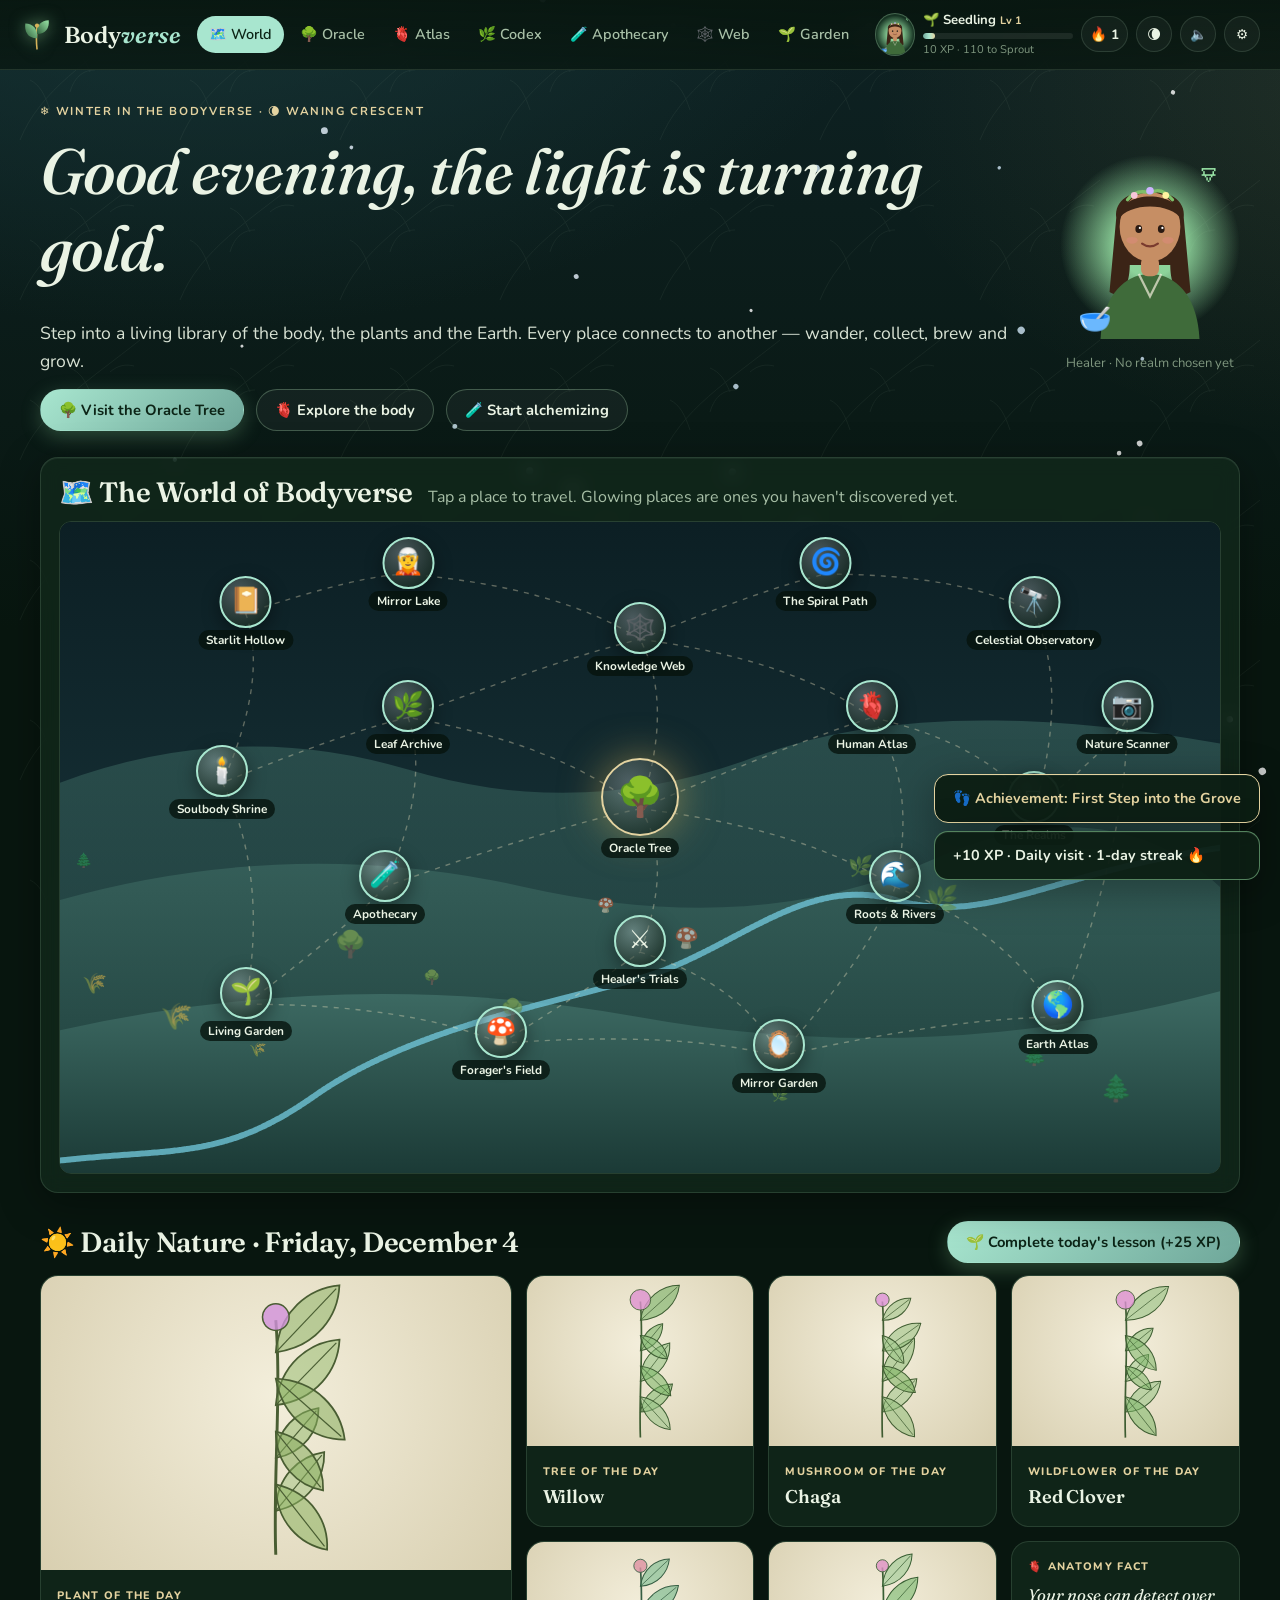
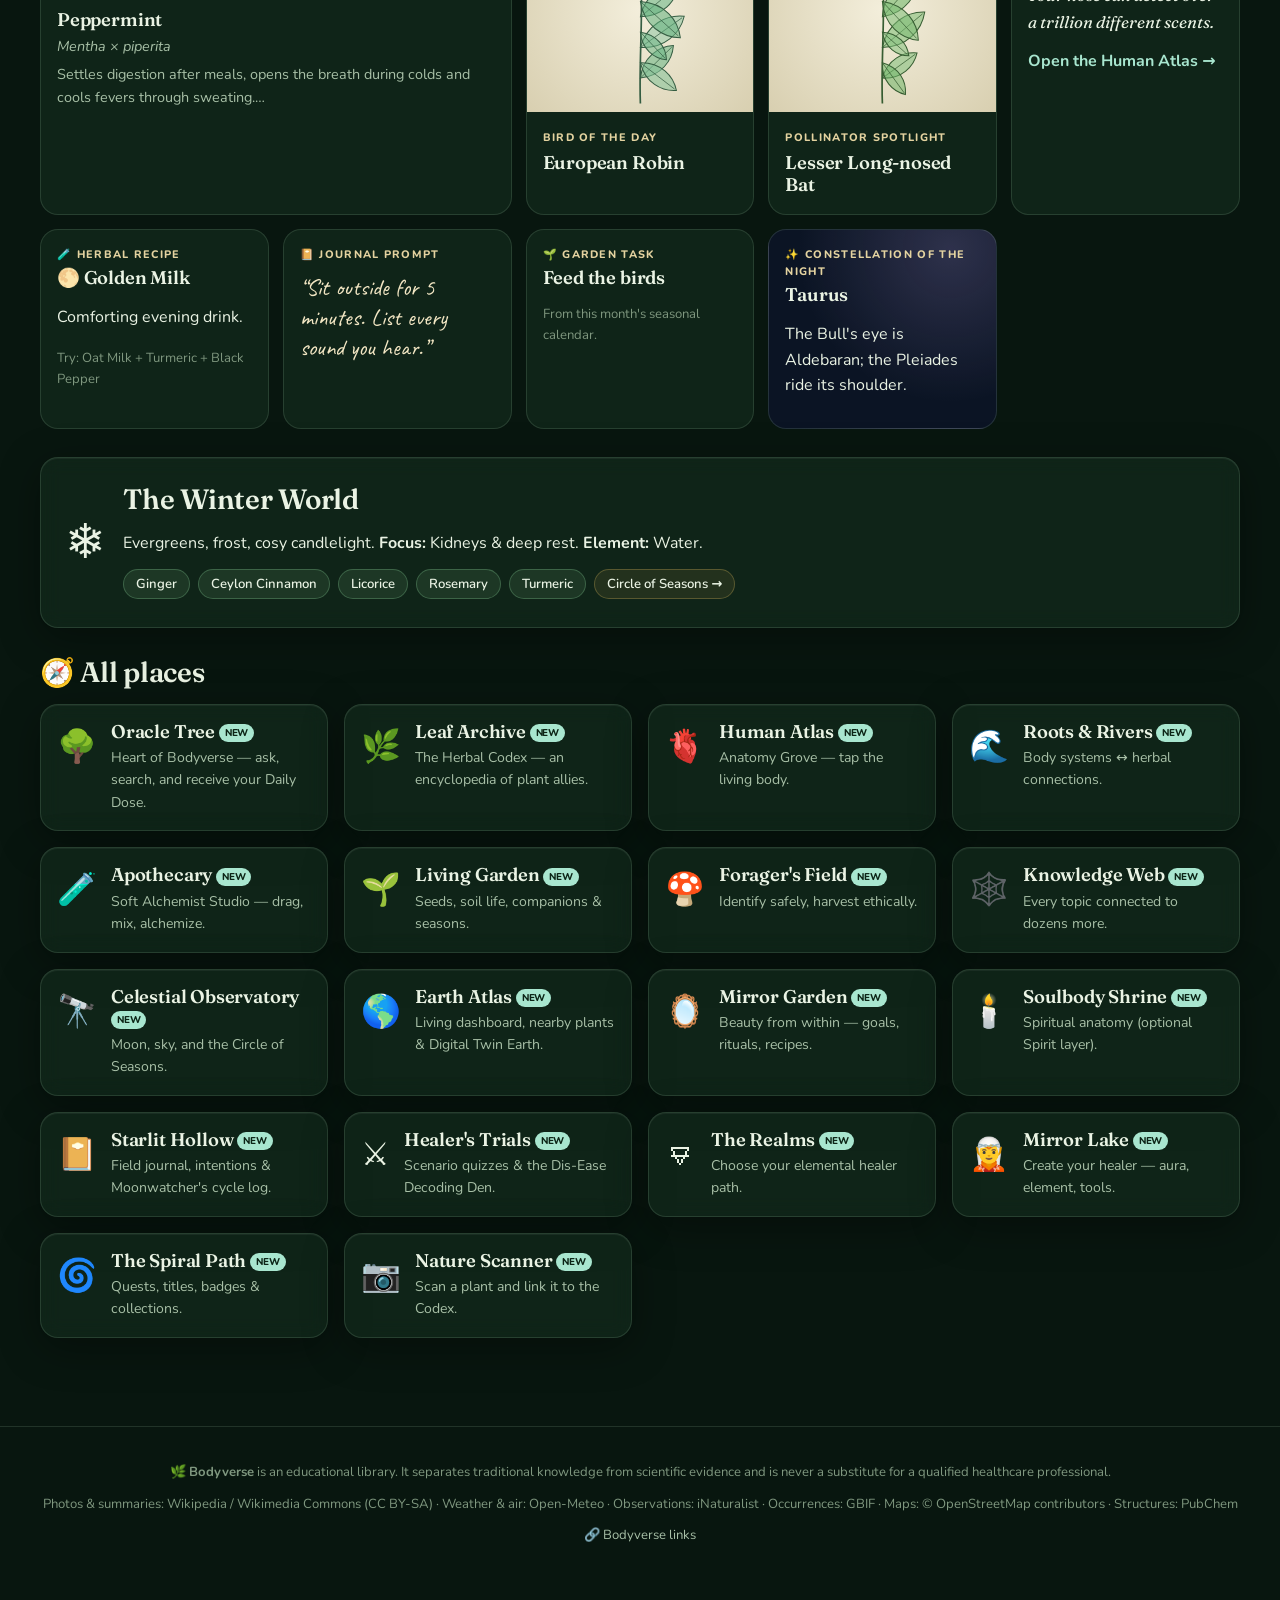
<file: index.html>
<!doctype html>
<html lang="en">
<head>
  <meta charset="utf-8">
  <meta name="viewport" content="width=device-width, initial-scale=1, viewport-fit=cover">
  <title>Bodyverse — a living library of body, plants & Earth</title>
  <meta name="description" content="Bodyverse is an explorable living world for learning anatomy, physiology, herbalism, botany, gardening, ecology and evidence-based wellness.">
  <meta name="theme-color" content="#0b1a13">
  <meta property="og:title" content="Bodyverse">
  <meta property="og:description" content="Step into a living library of the body, the plants and the Earth.">
  <link rel="icon" href="data:image/svg+xml,%3Csvg xmlns='http://www.w3.org/2000/svg' viewBox='0 0 100 100'%3E%3Ctext y='.9em' font-size='90'%3E🌿%3C/text%3E%3C/svg%3E">
  <link rel="manifest" href="manifest.webmanifest">
  <link rel="preconnect" href="https://fonts.googleapis.com">
  <link rel="preconnect" href="https://fonts.gstatic.com" crossorigin>
  <link href="https://fonts.googleapis.com/css2?family=Caveat:wght@500;700&family=Fraunces:ital,opsz,wght@0,9..144,400;0,9..144,600;1,9..144,500&family=Nunito:wght@400;600;700;800&display=swap" rel="stylesheet">
  <link rel="stylesheet" href="assets/css/bodyverse.css">
</head>
<body>
  <canvas id="ambient" aria-hidden="true"></canvas>

  <header class="topbar">
    <a class="logo" href="#/" aria-label="Bodyverse home">
      <svg viewBox="0 0 64 64" aria-hidden="true"><defs><linearGradient id="lg" x1="0" y1="1" x2="1" y2="0"><stop offset="0" stop-color="#2e5e3a"/><stop offset="1" stop-color="#9be7a8"/></linearGradient></defs>
        <path d="M32 60 C 30 44, 31 30, 32 18" stroke="#d8b45a" stroke-width="3" fill="none" stroke-linecap="round"/>
        <path d="M32 40 C 14 40, 8 26, 10 12 C 24 12, 34 22, 32 40Z" fill="url(#lg)"/><path d="M32 32 C 48 32, 56 20, 54 6 C 40 6, 30 16, 32 32Z" fill="url(#lg)"/>
        <circle cx="32" cy="16" r="4" fill="#d8b45a"/></svg>
      <span>Body<em>verse</em></span>
    </a>
    <nav id="nav" aria-label="Main">
      <a href="#/">🗺️ World</a><a href="#/oracle">🌳 Oracle</a><a href="#/atlas">🫀 Atlas</a><a href="#/codex">🌿 Codex</a><a href="#/apothecary">🧪 Apothecary</a>
      <a href="#/web">🕸️ Web</a><a href="#/garden">🌱 Garden</a><a href="#/forager">🍄 Forage</a><a href="#/earth">🌎 Earth</a><a href="#/observatory">🔭 Sky</a><a href="#/journal">📔 Journal</a>
    </nav>
    <div id="hud"></div>
  </header>

  <main id="view" tabindex="-1"></main>

  <footer class="site-foot">
    <p>🌿 <strong>Bodyverse</strong> is an educational library. It separates traditional knowledge from scientific evidence and is never a substitute for a qualified healthcare professional.</p>
    <p>Photos & summaries: Wikipedia / Wikimedia Commons (CC BY-SA) · Weather & air: Open-Meteo · Observations: iNaturalist · Occurrences: GBIF · Maps: © OpenStreetMap contributors · Structures: PubChem</p>
    <p><a href="links/">🔗 Bodyverse links</a></p>
  </footer>

  <div id="toasts" aria-live="polite"></div>
  <div id="modal" class="modal"></div>

  <script src="assets/js/data-herbs.js"></script>
  <script src="assets/js/data-body.js"></script>
  <script src="assets/js/data-world.js"></script>
  <script src="assets/js/core.js"></script>
  <script src="assets/js/views-world.js"></script>
  <script src="assets/js/views-library.js"></script>
  <script src="assets/js/views-nature.js"></script>
  <script>BV.boot();</script>
</body>
</html>
</file>
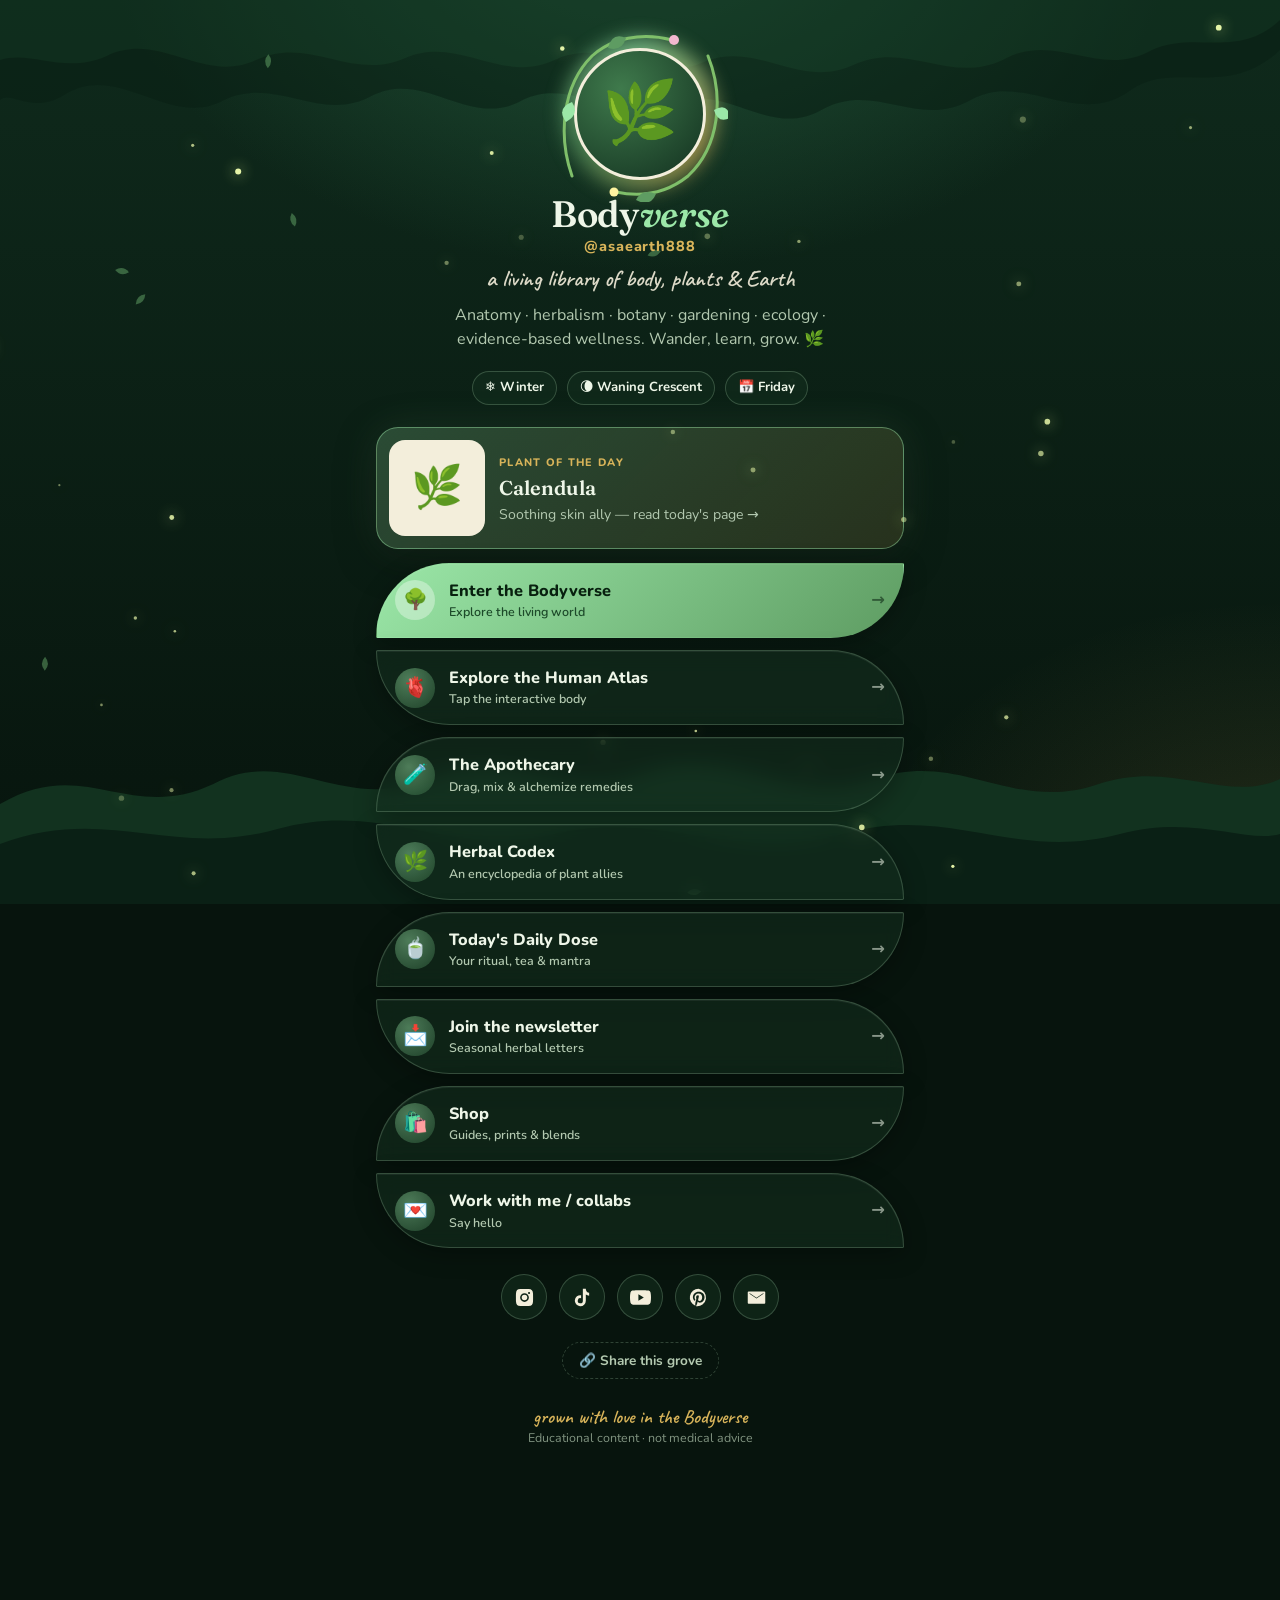
<file: links/index.html>
<!doctype html>
<html lang="en">
<head>
  <meta charset="utf-8">
  <meta name="viewport" content="width=device-width, initial-scale=1, viewport-fit=cover">
  <title>Bodyverse Links</title>
  <meta name="description" content="Bodyverse — a living library of the body, plants & Earth. All my links in one grove.">
  <meta name="theme-color" content="#0b1a13">
  <meta property="og:title" content="Bodyverse 🌿">
  <meta property="og:description" content="A living library of the body, plants & Earth.">
  <link rel="icon" href="data:image/svg+xml,%3Csvg xmlns='http://www.w3.org/2000/svg' viewBox='0 0 100 100'%3E%3Ctext y='.9em' font-size='90'%3E🌿%3C/text%3E%3C/svg%3E">
  <link rel="preconnect" href="https://fonts.googleapis.com"><link rel="preconnect" href="https://fonts.gstatic.com" crossorigin>
  <link href="https://fonts.googleapis.com/css2?family=Caveat:wght@600&family=Fraunces:ital,opsz,wght@0,9..144,600;1,9..144,500&family=Nunito:wght@600;700;800&display=swap" rel="stylesheet">
  <style>
    :root {
      --bg-1: #07140d; --bg-2: #0f2a1c; --moss: #9be7a8; --fern: #5e9c62; --leaf: #2e5e3a; --gold: #d8b45a; --cream: #f3eedb;
      --text: #eef6e8; --muted: #b3c9b0; --glass: rgba(20, 48, 32, .55); --line: rgba(190, 235, 195, .22);
      color-scheme: dark;
    }
    * { box-sizing: border-box; }
    html, body { margin: 0; min-height: 100%; }
    body {
      font: 16px/1.5 "Nunito", system-ui, sans-serif; color: var(--text); overflow-x: hidden;
      background: radial-gradient(900px 600px at 50% -10%, #23573a 0%, transparent 60%), radial-gradient(700px 500px at 100% 100%, rgba(216, 180, 90, .14), transparent 60%), linear-gradient(180deg, var(--bg-2), var(--bg-1));
      background-color: var(--bg-1); background-attachment: fixed;
    }
    /* layered forest canopy silhouettes */
    .canopy { position: fixed; left: 0; right: 0; pointer-events: none; z-index: 0; }
    .canopy.top { top: -10px; height: 180px; opacity: .55; }
    .canopy.bottom { bottom: -4px; height: 220px; }
    .canopy svg { width: 100%; height: 100%; }
    .sway { transform-origin: 50% 0; animation: sway 9s ease-in-out infinite; }
    @keyframes sway { 50% { transform: rotate(.6deg) translateX(6px); } }
    canvas#flies { position: fixed; inset: 0; pointer-events: none; z-index: 1; }

    .wrap { position: relative; z-index: 2; max-width: 560px; margin: 0 auto; padding: 48px 16px 160px; text-align: center; }
    .avatar-ring { position: relative; width: 132px; height: 132px; margin: 0 auto 14px; }
    .avatar-ring::before { content: ""; position: absolute; inset: -10px; border-radius: 50%; background: conic-gradient(from 0deg, var(--moss), var(--gold), var(--fern), var(--moss)); filter: blur(10px); opacity: .7; animation: spin 10s linear infinite; }
    @keyframes spin { to { transform: rotate(360deg); } }
    .avatar { position: relative; width: 100%; height: 100%; border-radius: 50%; overflow: hidden; border: 3px solid var(--cream); background: radial-gradient(circle at 35% 30%, #3f7a4c, #12301f); display: grid; place-items: center; font-size: 3.8rem; }
    .avatar img { width: 100%; height: 100%; object-fit: cover; }
    .vine { position: absolute; inset: -22px; width: calc(100% + 44px); height: calc(100% + 44px); pointer-events: none; }
    .vine path { stroke-dasharray: 400; stroke-dashoffset: 400; animation: grow 2.4s ease-out .3s forwards; }
    @keyframes grow { to { stroke-dashoffset: 0; } }
    .vine .lf { opacity: 0; animation: pop .5s ease-out forwards; }
    @keyframes pop { from { opacity: 0; transform: scale(.2); } to { opacity: 1; transform: scale(1); } }
    h1 { font: 600 2.3rem/1.1 "Fraunces", Georgia, serif; margin: 6px 0 2px; letter-spacing: -.01em; }
    h1 em { color: var(--moss); font-style: italic; }
    .handle { color: var(--gold); font-weight: 800; letter-spacing: .06em; font-size: .9rem; }
    .bio { color: var(--muted); margin: 10px auto 0; max-width: 420px; }
    .tagline { font: 600 1.45rem "Caveat", cursive; color: var(--cream); margin: 6px 0 0; opacity: .9; }

    .today { display: flex; gap: 10px; justify-content: center; flex-wrap: wrap; margin: 20px 0 6px; }
    .pill { display: inline-flex; align-items: center; gap: 6px; padding: 6px 12px; border-radius: 999px; background: var(--glass); border: 1px solid var(--line); font-size: .82rem; font-weight: 700; backdrop-filter: blur(8px); -webkit-backdrop-filter: blur(8px); }

    .feature { display: grid; grid-template-columns: 96px 1fr; gap: 14px; align-items: center; text-align: left; margin: 22px 0 14px; padding: 12px; border-radius: 22px; color: var(--text); text-decoration: none;
      background: linear-gradient(135deg, rgba(155, 231, 168, .22), rgba(216, 180, 90, .14)); border: 1px solid rgba(155, 231, 168, .45); box-shadow: 0 10px 40px rgba(0, 0, 0, .35), 0 0 40px rgba(155, 231, 168, .12); transition: transform .25s, box-shadow .25s; position: relative; overflow: hidden; }
    .feature:hover { transform: translateY(-3px); box-shadow: 0 14px 50px rgba(0, 0, 0, .4), 0 0 60px rgba(155, 231, 168, .25); }
    .feature .ph { width: 96px; height: 96px; border-radius: 16px; overflow: hidden; background: #f3eedb; display: grid; place-items: center; font-size: 2.6rem; }
    .feature .ph img { width: 100%; height: 100%; object-fit: cover; }
    .feature small { color: var(--gold); text-transform: uppercase; letter-spacing: .12em; font-weight: 800; font-size: .68rem; }
    .feature b { display: block; font: 600 1.25rem "Fraunces", serif; margin: 2px 0; }
    .feature span { color: var(--muted); font-size: .88rem; }

    .links { display: grid; gap: 12px; margin-top: 8px; }
    .link { position: relative; display: flex; align-items: center; gap: 14px; padding: 15px 18px; border-radius: 999px 22px 999px 22px; text-decoration: none; color: var(--text); font-weight: 800; font-size: 1.02rem;
      background: var(--glass); border: 1px solid var(--line); backdrop-filter: blur(10px); -webkit-backdrop-filter: blur(10px); box-shadow: 0 6px 24px rgba(0, 0, 0, .3), inset 0 1px 0 rgba(255, 255, 255, .06);
      overflow: hidden; transition: transform .2s, border-color .2s, background .2s; opacity: 0; transform: translateY(16px); animation: rise .6s cubic-bezier(.2, .9, .3, 1.2) forwards; }
    .link:nth-child(even) { border-radius: 22px 999px 22px 999px; }
    @keyframes rise { to { opacity: 1; transform: none; } }
    .link::after { content: ""; position: absolute; top: 0; left: -60%; width: 40%; height: 100%; background: linear-gradient(100deg, transparent, rgba(255, 255, 255, .16), transparent); transform: skewX(-20deg); transition: left .7s; }
    .link:hover { transform: translateY(-2px) scale(1.01); border-color: rgba(155, 231, 168, .6); background: rgba(46, 94, 58, .6); }
    .link:hover::after { left: 130%; }
    .link .ic { width: 40px; height: 40px; flex: none; border-radius: 50%; display: grid; place-items: center; background: radial-gradient(circle at 35% 30%, rgba(155, 231, 168, .45), rgba(46, 94, 58, .5)); font-size: 1.25rem; }
    .link .lbl { flex: 1; text-align: left; } .link .lbl small { display: block; font-weight: 600; color: var(--muted); font-size: .78rem; }
    .link .arr { opacity: .55; transition: transform .2s; } .link:hover .arr { transform: translateX(4px); opacity: 1; }
    .link.primary { background: linear-gradient(135deg, var(--moss), var(--fern)); color: #08200f; border-color: transparent; }
    .link.primary .lbl small { color: #1d4a2a; } .link.primary .ic { background: rgba(255, 255, 255, .35); }

    .socials { display: flex; justify-content: center; gap: 12px; margin: 26px 0 8px; flex-wrap: wrap; }
    .socials a { width: 46px; height: 46px; border-radius: 50%; display: grid; place-items: center; background: var(--glass); border: 1px solid var(--line); color: var(--cream); transition: transform .2s, background .2s; }
    .socials a:hover { transform: translateY(-3px) rotate(-6deg); background: rgba(155, 231, 168, .25); }
    .socials svg { width: 21px; height: 21px; fill: currentColor; }
    .share { margin-top: 14px; background: none; border: 1px dashed var(--line); color: var(--muted); padding: 8px 16px; border-radius: 999px; font: 700 .85rem "Nunito", sans-serif; cursor: pointer; }
    .share:hover { color: var(--text); border-color: var(--moss); }
    footer { margin-top: 26px; color: rgba(179, 201, 176, .7); font-size: .78rem; }
    footer .seal { font: 600 1.2rem "Caveat", cursive; color: var(--gold); display: block; }
    .link:focus-visible, .feature:focus-visible, .socials a:focus-visible, .share:focus-visible { outline: 2px solid var(--moss); outline-offset: 3px; }
    @media (prefers-reduced-motion: reduce) { *, *::before, *::after { animation: none !important; transition: none !important; } .link, .vine path, .vine .lf { opacity: 1; transform: none; stroke-dashoffset: 0; } }
    @media (max-width: 420px) { h1 { font-size: 2rem; } .feature { grid-template-columns: 76px 1fr; } .feature .ph { width: 76px; height: 76px; } }
  </style>
</head>
<body>
  <!-- =====================================================================
       ✏️  EDIT YOUR LINKS HERE — this is the only part you need to change.
       Replace every "#" with your real URL. Delete any line you don't use.
       ===================================================================== -->
  <script>
    window.LINKTREE = {
      name: "Bodyverse",
      handle: "@asaearth888",                     // your @ handle
      avatar: "",                                  // URL to your profile photo (leave "" for the 🌿 emblem)
      tagline: "a living library of body, plants & Earth",
      bio: "Anatomy · herbalism · botany · gardening · ecology · evidence-based wellness. Wander, learn, grow. 🌿",
      appUrl: "../",                               // where Bodyverse lives (../ when hosted together)
      links: [
        { icon: "🌳", label: "Enter the Bodyverse", sub: "Explore the living world", url: "../", primary: true },
        { icon: "🫀", label: "Explore the Human Atlas", sub: "Tap the interactive body", url: "../#/atlas" },
        { icon: "🧪", label: "The Apothecary", sub: "Drag, mix & alchemize remedies", url: "../#/apothecary" },
        { icon: "🌿", label: "Herbal Codex", sub: "An encyclopedia of plant allies", url: "../#/codex" },
        { icon: "🍵", label: "Today's Daily Dose", sub: "Your ritual, tea & mantra", url: "../#/oracle" },
        { icon: "📩", label: "Join the newsletter", sub: "Seasonal herbal letters", url: "#" },
        { icon: "🛍️", label: "Shop", sub: "Guides, prints & blends", url: "#" },
        { icon: "💌", label: "Work with me / collabs", sub: "Say hello", url: "mailto:hello@example.com" }
      ],
      socials: {                                   // leave "" to hide an icon
        instagram: "#", tiktok: "#", youtube: "#", pinterest: "#", spotify: "", email: "mailto:hello@example.com"
      }
    };
  </script>

  <div class="canopy top" aria-hidden="true"><svg viewBox="0 0 1200 180" preserveAspectRatio="none"><g class="sway">
    <path d="M0 0 H1200 V60 C1150 110 1100 70 1060 100 C1010 140 960 80 910 110 C860 140 820 90 770 120 C720 150 680 90 630 115 C580 140 540 85 490 110 C440 140 400 80 350 105 C300 135 260 85 210 110 C160 140 110 70 60 105 C30 125 10 100 0 110Z" fill="#0a2015"/>
    <path d="M0 0 H1200 V30 C1160 70 1120 40 1080 60 C1030 90 990 40 940 70 C890 95 850 50 800 75 C750 100 710 50 660 72 C610 95 570 45 520 70 C470 95 430 45 380 68 C330 92 290 45 240 70 C190 95 150 40 100 66 C60 85 30 60 0 70Z" fill="#12321f"/></g></svg></div>
  <div class="canopy bottom" aria-hidden="true"><svg viewBox="0 0 1200 220" preserveAspectRatio="none">
    <path d="M0 220 V120 C80 70 120 140 200 100 C270 60 320 130 400 95 C480 60 530 120 600 90 C680 55 740 125 820 95 C900 65 950 130 1030 100 C1100 75 1150 120 1200 95 V220Z" fill="#12321f"/>
    <path d="M0 220 V160 C100 120 160 175 260 145 C360 115 420 175 520 150 C620 125 690 180 790 150 C890 120 950 178 1050 150 C1120 130 1170 160 1200 150 V220Z" fill="#0a2015"/>
    </svg></div>
  <canvas id="flies" aria-hidden="true"></canvas>

  <main class="wrap">
    <div class="avatar-ring">
      <div class="avatar" id="avatar">🌿</div>
      <svg class="vine" viewBox="0 0 176 176" aria-hidden="true">
        <path d="M20 150 C 6 110, 10 60, 40 30 C 60 12, 90 6, 120 14" fill="none" stroke="#7fbf6a" stroke-width="3" stroke-linecap="round"/>
        <path d="M156 30 C 172 70, 168 120, 136 150 C 116 166, 92 172, 64 166" fill="none" stroke="#7fbf6a" stroke-width="3" stroke-linecap="round"/>
        <g class="lf" style="animation-delay:1.2s;transform-origin:22px 96px"><path d="M14 96 q-10 -14 6 -20 q8 12 -6 20z" fill="#9be7a8"/></g>
        <g class="lf" style="animation-delay:1.6s;transform-origin:56px 22px"><path d="M56 22 q4 -16 18 -10 q-4 14 -18 10z" fill="#5e9c62"/></g>
        <g class="lf" style="animation-delay:2s;transform-origin:162px 84px"><path d="M162 84 q14 -8 16 8 q-12 6 -16 -8z" fill="#9be7a8"/></g>
        <g class="lf" style="animation-delay:2.3s;transform-origin:104px 168px"><path d="M104 168 q-6 14 -20 6 q6 -12 20 -6z" fill="#5e9c62"/></g>
        <circle class="lf" style="animation-delay:2.5s" cx="122" cy="14" r="5" fill="#f2b8cf"/><circle class="lf" style="animation-delay:2.7s" cx="62" cy="166" r="4.5" fill="#fff3a0"/>
      </svg>
    </div>
    <h1 id="name">Body<em>verse</em></h1>
    <div class="handle" id="handle">@bodyverse</div>
    <p class="tagline" id="tagline"></p>
    <p class="bio" id="bio"></p>

    <div class="today" id="today"></div>

    <a class="feature" id="feature" href="../#/codex">
      <div class="ph" id="potdPh">🌿</div>
      <div><small id="potdLabel">Plant of the Day</small><b id="potdName">…</b><span id="potdText">Open today's page in the Herbal Codex →</span></div>
    </a>

    <nav class="links" id="links" aria-label="Links"></nav>
    <div class="socials" id="socials"></div>
    <button class="share" id="share">🔗 Share this grove</button>
    <footer><span class="seal">grown with love in the Bodyverse</span>Educational content · not medical advice</footer>
  </main>

  <script>
  (() => {
    const C = window.LINKTREE, $ = s => document.querySelector(s);
    const esc = s => String(s ?? "").replace(/[&<>"']/g, c => ({ "&": "&amp;", "<": "&lt;", ">": "&gt;", '"': "&quot;", "'": "&#39;" }[c]));
    // profile
    if (C.avatar) $("#avatar").innerHTML = `<img src="${esc(C.avatar)}" alt="${esc(C.name)}">`;
    $("#name").innerHTML = C.name === "Bodyverse" ? "Body<em>verse</em>" : esc(C.name);
    $("#handle").textContent = C.handle; $("#tagline").textContent = C.tagline; $("#bio").textContent = C.bio;
    // links
    $("#links").innerHTML = C.links.filter(l => l.url).map((l, i) => `<a class="link ${l.primary ? "primary" : ""}" href="${esc(l.url)}" style="animation-delay:${.35 + i * .08}s" ${/^https?:/.test(l.url) ? 'target="_blank" rel="noopener"' : ""}>
      <span class="ic">${l.icon}</span><span class="lbl">${esc(l.label)}${l.sub ? `<small>${esc(l.sub)}</small>` : ""}</span><span class="arr">→</span></a>`).join("");
    // socials
    const ICONS = {
      instagram: '<path d="M12 2.2c3.2 0 3.6 0 4.8.1 3.3.1 4.8 1.7 4.9 4.9.1 1.3.1 1.6.1 4.8s0 3.6-.1 4.8c-.1 3.2-1.7 4.8-4.9 4.9-1.3.1-1.6.1-4.8.1s-3.6 0-4.8-.1c-3.3-.1-4.8-1.7-4.9-4.9C2.2 15.6 2.2 15.2 2.2 12s0-3.6.1-4.8C2.4 3.9 3.9 2.4 7.2 2.3 8.4 2.2 8.8 2.2 12 2.2zM12 7a5 5 0 100 10 5 5 0 000-10zm0 8.2a3.2 3.2 0 110-6.4 3.2 3.2 0 010 6.4zm5.2-9.6a1.2 1.2 0 100 2.4 1.2 1.2 0 000-2.4z"/>',
      tiktok: '<path d="M19.6 6.7a4.8 4.8 0 01-3.8-4.2V2h-3.4v13.6a2.9 2.9 0 11-2-2.7V9.4a6.3 6.3 0 105.4 6.2V8.7a8.2 8.2 0 003.8 1.2z"/>',
      youtube: '<path d="M23.5 6.2a3 3 0 00-2.1-2.1C19.5 3.6 12 3.6 12 3.6s-7.5 0-9.4.5A3 3 0 00.5 6.2 31 31 0 000 12a31 31 0 00.5 5.8 3 3 0 002.1 2.1c1.9.5 9.4.5 9.4.5s7.5 0 9.4-.5a3 3 0 002.1-2.1A31 31 0 0024 12a31 31 0 00-.5-5.8zM9.6 15.6V8.4L15.8 12z"/>',
      pinterest: '<path d="M12 2a10 10 0 00-3.6 19.3c-.1-.8-.2-2 0-2.9l1.2-5s-.3-.6-.3-1.5c0-1.4.8-2.4 1.8-2.4.9 0 1.3.6 1.3 1.4 0 .9-.5 2.1-.8 3.3-.2 1 .5 1.8 1.5 1.8 1.8 0 3.1-1.9 3.1-4.6 0-2.4-1.7-4.1-4.2-4.1-2.9 0-4.5 2.1-4.5 4.4 0 .9.3 1.8.8 2.3.1.1.1.2.1.3l-.3 1.2c0 .2-.2.3-.4.2-1.3-.6-2.1-2.5-2.1-4 0-3.3 2.4-6.3 6.9-6.3 3.6 0 6.4 2.6 6.4 6 0 3.6-2.3 6.5-5.4 6.5-1.1 0-2.1-.6-2.4-1.2l-.7 2.5c-.2.9-.9 2.1-1.3 2.8A10 10 0 1012 2z"/>',
      spotify: '<path d="M12 2a10 10 0 100 20 10 10 0 000-20zm4.6 14.4a.6.6 0 01-.9.2c-2.4-1.5-5.3-1.8-8.8-1a.6.6 0 11-.3-1.2c3.8-.9 7.1-.5 9.8 1.1.3.2.4.6.2.9zm1.2-2.7a.8.8 0 01-1.1.3c-2.7-1.7-6.9-2.2-10.2-1.2a.8.8 0 01-.5-1.5c3.7-1.1 8.3-.6 11.4 1.3.4.3.5.8.4 1.1zm.1-2.8C14.7 9 9.3 8.8 6.2 9.8a.9.9 0 11-.5-1.8c3.6-1.1 9.5-.9 13.2 1.3a.9.9 0 01-.9 1.6z"/>',
      email: '<path d="M3 5h18a1 1 0 011 1v12a1 1 0 01-1 1H3a1 1 0 01-1-1V6a1 1 0 011-1zm9 7.2L4.4 7H4v.6l8 5.4 8-5.4V7h-.4z"/>'
    };
    $("#socials").innerHTML = Object.entries(C.socials).filter(([, u]) => u).map(([k, u]) => `<a href="${esc(u)}" aria-label="${k}" title="${k}" ${/^https?:/.test(u) ? 'target="_blank" rel="noopener"' : ""}><svg viewBox="0 0 24 24">${ICONS[k] || ""}</svg></a>`).join("");

    // living details: season, moon, plant of the day
    const now = new Date(), m = now.getMonth() + 1;
    const season = m >= 3 && m <= 5 ? ["🌸", "Spring"] : m >= 6 && m <= 8 ? ["☀️", "Summer"] : m >= 9 && m <= 11 ? ["🍂", "Autumn"] : ["❄️", "Winter"];
    const age = ((((now.getTime() / 864e5 + 2440587.5) - 2451550.1) / 29.530588853) % 1 + 1) % 1, idx = Math.floor(age * 8 + .5) % 8;
    const moon = [["🌑", "New Moon"], ["🌒", "Waxing Crescent"], ["🌓", "First Quarter"], ["🌔", "Waxing Gibbous"], ["🌕", "Full Moon"], ["🌖", "Waning Gibbous"], ["🌗", "Last Quarter"], ["🌘", "Waning Crescent"]][idx];
    $("#today").innerHTML = `<span class="pill">${season[0]} ${season[1]}</span><span class="pill">${moon[0]} ${moon[1]}</span><span class="pill">📅 ${now.toLocaleDateString([], { weekday: "long" })}</span>`;
    const plants = [["lavender", "Lavender", "Lavandula_angustifolia", "Calm, sleep & bees"], ["chamomile", "Chamomile", "Matricaria_chamomilla", "Gentle digestion & rest"], ["calendula", "Calendula", "Calendula_officinalis", "Soothing skin ally"], ["nettle", "Stinging Nettle", "Urtica_dioica", "Mineral-rich spring tonic"], ["rose", "Rose", "Rosa_×_damascena", "Heart-opening & skin"], ["elderberry", "Elder", "Sambucus_nigra", "Winter immune folklore"], ["rosemary", "Rosemary", "Rosemary", "Memory & hair"], ["tulsi", "Holy Basil", "Ocimum_tenuiflorum", "Queen of herbs"], ["ginger", "Ginger", "Ginger", "Warming & settling"], ["hibiscus", "Hibiscus", "Roselle_(plant)", "Tart heart-healthy tea"], ["turmeric", "Turmeric", "Turmeric", "Golden & anti-inflammatory"], ["bluelotus", "Blue Lotus", "Nymphaea_caerulea", "Ancient Egyptian dream flower"]];
    const doy = Math.floor((now - new Date(now.getFullYear(), 0, 0)) / 864e5), p = plants[doy % plants.length];
    $("#potdName").textContent = p[1]; $("#potdText").textContent = `${p[3]} — read today's page →`; $("#feature").href = `${C.appUrl}#/codex/${p[0]}`;
    fetch(`https://en.wikipedia.org/api/rest_v1/page/summary/${encodeURIComponent(p[2])}`).then(r => r.json()).then(j => {
      if (j.thumbnail?.source) { const img = new Image(); img.alt = p[1]; img.onload = () => { $("#potdPh").innerHTML = ""; $("#potdPh").appendChild(img); }; img.src = j.thumbnail.source; }
    }).catch(() => { });

    // share
    $("#share").onclick = async () => {
      try { if (navigator.share) await navigator.share({ title: C.name, url: location.href }); else { await navigator.clipboard.writeText(location.href); $("#share").textContent = "✓ Link copied"; } } catch (e) { }
    };

    // fireflies & drifting leaves
    const cv = $("#flies"), ctx = cv.getContext("2d"); let W, H, P = [];
    const resize = () => { W = cv.width = innerWidth; H = cv.height = innerHeight; };
    resize(); addEventListener("resize", resize);
    if (!matchMedia("(prefers-reduced-motion: reduce)").matches) {
      P = Array.from({ length: Math.min(46, Math.floor(innerWidth / 18)) }, (_, i) => ({ x: Math.random() * W, y: Math.random() * H, r: 1 + Math.random() * 2.2, t: Math.random() * 100, s: .2 + Math.random() * .5, leaf: i % 7 === 0, a: Math.random() * 6 }));
      (function loop() {
        ctx.clearRect(0, 0, W, H);
        for (const f of P) {
          f.t += .015;
          if (f.leaf) {
            f.y += f.s; f.x += Math.sin(f.t) * .6; f.a += .01; if (f.y > H + 20) { f.y = -20; f.x = Math.random() * W; }
            ctx.save(); ctx.translate(f.x, f.y); ctx.rotate(f.a); ctx.globalAlpha = .55; ctx.fillStyle = "#5e9c62";
            ctx.beginPath(); ctx.moveTo(0, -7); ctx.quadraticCurveTo(6, 0, 0, 7); ctx.quadraticCurveTo(-6, 0, 0, -7); ctx.fill(); ctx.restore();
          } else {
            f.x += Math.cos(f.t * 1.3) * .35; f.y += Math.sin(f.t) * .3 - .05; if (f.y < -10) f.y = H + 10;
            const g = .5 + .5 * Math.sin(f.t * 3 + f.x);
            ctx.globalAlpha = .25 + .7 * g; ctx.shadowBlur = 14; ctx.shadowColor = "#e8ff9a"; ctx.fillStyle = "#f1ffb0";
            ctx.beginPath(); ctx.arc(f.x, f.y, f.r, 0, 6.283); ctx.fill(); ctx.shadowBlur = 0;
          }
        }
        requestAnimationFrame(loop);
      })();
    }
  })();
  </script>
</body>
</html>
</file>
<file: assets/css/bodyverse.css>
/* ==========================================================================
   BODYVERSE · "Living Forest" design system
   Deep forest greens · luminous moss · antique gold · pressed-flower parchment
   ========================================================================== */
:root {
  --bg-1: #08160f; --bg-2: #10291c; --bg-3: #1a3b28;
  --surface: rgba(18, 42, 29, .72); --surface-2: #163222; --surface-3: rgba(255, 255, 255, .04);
  --line: rgba(190, 235, 195, .14); --line-2: rgba(190, 235, 195, .28);
  --text: #eaf3e4; --muted: #a8c0a7; --faint: #7f977f;
  --accent: #9be7a8; --accent-ink: #0c2416; --gold: #d8b45a; --rose: #f2b8cf; --danger: #ff8a7a; --ok: #8be3a0;
  --leaf-1: #2e5e3a; --leaf-2: #79b886; --bark: #5a3d2b; --ink: #0f1f16; --cauldron: #1f3328;
  --body-1: rgba(214, 170, 130, .22); --body-2: rgba(240, 205, 170, .32);
  --map-sky1: #0f2a1f; --map-sky2: #1d4a31; --map-hill1: #2e6a3f; --map-hill2: #183d27; --map-water: #6fc3d6;
  --radius: 18px; --radius-sm: 12px;
  --shadow: 0 10px 40px rgba(0, 0, 0, .35), inset 0 1px 0 rgba(255, 255, 255, .05);
  --font-display: "Fraunces", "Cormorant Garamond", Georgia, serif;
  --font-body: "Nunito", system-ui, -apple-system, "Segoe UI", sans-serif;
  --font-hand: "Caveat", "Segoe Print", cursive;
  color-scheme: dark;
}
/* Seasons tint the whole world */
body.season-spring { --accent: #b5f2bf; --rose: #f7c6d9; --map-hill1: #3f8a4c; --map-hill2: #1d4a2d; --map-sky2: #23523a; }
body.season-summer { --accent: #c9f27a; --gold: #f0c75e; --map-hill1: #4c8f3a; --map-hill2: #24502a; --map-sky2: #2a5a36; }
body.season-autumn { --accent: #c8e07a; --gold: #e8a33c; --leaf-2: #8fae4a; --map-hill1: #7a6a2e; --map-hill2: #3b3218; --map-sky2: #3a3a22; --bg-2: #1c2716; --bg-3: #2e3a1e; }
body.season-winter { --accent: #a8e6cf; --gold: #e4d3a0; --leaf-2: #6fa79a; --map-hill1: #3d6a63; --map-hill2: #1b3a36; --map-sky1: #0c1f24; --map-sky2: #1d3c42; --bg-2: #0e2224; --bg-3: #173536; }

* { box-sizing: border-box; }
html { scroll-behavior: smooth; -webkit-text-size-adjust: 100%; }
body {
  margin: 0; min-height: 100vh; color: var(--text); font: 16px/1.6 var(--font-body);
  background: radial-gradient(1200px 700px at 15% -10%, var(--bg-3), transparent 60%),
              radial-gradient(900px 600px at 110% 10%, rgba(216, 180, 90, .10), transparent 60%),
              linear-gradient(180deg, var(--bg-2), var(--bg-1) 70%);
  background-color: var(--bg-1); background-attachment: fixed; overflow-x: hidden;
}
body::before { /* faint leaf-vein texture */
  content: ""; position: fixed; inset: 0; pointer-events: none; z-index: 0; opacity: .06;
  background-image: url("data:image/svg+xml,%3Csvg xmlns='http://www.w3.org/2000/svg' width='160' height='160' viewBox='0 0 160 160'%3E%3Cg fill='none' stroke='%23cfe9c9' stroke-width='1'%3E%3Cpath d='M20 140 C 40 90, 90 60, 140 20'/%3E%3Cpath d='M50 110 C 45 95, 40 85, 30 80 M70 92 C 75 75, 85 70, 95 70 M90 72 C 85 60, 80 52, 70 48 M110 52 C 118 45, 126 44, 134 46'/%3E%3C/g%3E%3C/svg%3E");
}
#ambient { position: fixed; inset: 0; pointer-events: none; z-index: 1; }
a { color: var(--accent); text-decoration: none; } a:hover { text-decoration: underline; text-underline-offset: 3px; }
img { max-width: 100%; display: block; }
h1, h2, h3, h4 { font-family: var(--font-display); font-weight: 600; line-height: 1.2; margin: .2em 0 .5em; letter-spacing: -.01em; }
h1 { font-size: clamp(1.9rem, 4vw, 2.8rem); } h2 { font-size: clamp(1.35rem, 2.6vw, 1.75rem); } h3 { font-size: 1.15rem; } h4 { font-size: 1rem; color: var(--gold); margin-top: 1.1em; }
p { margin: .4em 0 .8em; }
.display { font-size: clamp(2.2rem, 6vw, 4rem); font-weight: 500; font-style: italic; }
.eyebrow { text-transform: uppercase; letter-spacing: .14em; font-size: .72rem; color: var(--gold); margin: 0 0 .3em; font-weight: 700; }
.sub { color: var(--muted); } .muted { color: var(--muted); } .fine { font-size: .82rem; color: var(--faint); } .center { text-align: center; }
.lede { font-size: 1.1rem; color: var(--text); opacity: .92; }
.handwritten { font-family: var(--font-hand); font-size: 1.45rem; line-height: 1.3; color: #f3e7c4; }
.latin { font-style: italic; color: var(--muted); margin: 0; font-size: .9rem; }
.danger { color: var(--danger); font-weight: 700; }
.row { display: flex; align-items: center; } .gap { gap: 12px; } .wrap { flex-wrap: wrap; }

/* ---------- shell ---------- */
.topbar {
  position: sticky; top: 0; z-index: 50; display: flex; align-items: center; gap: 16px; padding: 10px 20px;
  background: linear-gradient(180deg, rgba(8, 22, 15, .92), rgba(8, 22, 15, .75)); backdrop-filter: blur(14px); -webkit-backdrop-filter: blur(14px);
  border-bottom: 1px solid var(--line);
}
.logo { display: flex; align-items: center; gap: 10px; color: var(--text); font-family: var(--font-display); font-size: 1.45rem; font-weight: 600; white-space: nowrap; }
.logo:hover { text-decoration: none; } .logo svg { width: 34px; height: 34px; filter: drop-shadow(0 0 8px rgba(155, 231, 168, .5)); }
.logo em { font-style: italic; color: var(--accent); }
#nav { display: flex; gap: 4px; overflow-x: auto; scrollbar-width: none; flex: 1; min-width: 0; }
#nav::-webkit-scrollbar { display: none; }
#nav a { padding: 7px 12px; border-radius: 999px; color: var(--muted); font-size: .9rem; white-space: nowrap; font-weight: 600; }
#nav a:hover { color: var(--text); background: var(--surface-3); text-decoration: none; }
#nav a.active { color: var(--accent-ink); background: var(--accent); }
#hud { display: flex; align-items: center; gap: 8px; }
.hud-avatar svg { display: block; border-radius: 50%; background: var(--surface-2); border: 1px solid var(--line-2); }
.hud-title { display: grid; gap: 2px; color: var(--text); min-width: 150px; } .hud-title:hover { text-decoration: none; }
.hud-name { font-size: .82rem; font-weight: 700; white-space: nowrap; } .hud-name small { color: var(--gold); }
.hud-sub { font-size: .7rem; color: var(--faint); white-space: nowrap; }
.xpbar { display: block; height: 6px; border-radius: 99px; background: rgba(255, 255, 255, .08); overflow: hidden; }
.xpbar i { display: block; height: 100%; background: linear-gradient(90deg, var(--leaf-2), var(--accent), var(--gold)); border-radius: 99px; transition: width .8s cubic-bezier(.2, .8, .2, 1); }
.hud-chip { display: grid; place-items: center; min-width: 36px; height: 36px; padding: 0 8px; border-radius: 999px; background: var(--surface-3); border: 1px solid var(--line); color: var(--text); font: 700 .85rem var(--font-body); cursor: pointer; }
.hud-chip:hover { border-color: var(--line-2); text-decoration: none; }
main#view { position: relative; z-index: 2; max-width: 1240px; margin: 0 auto; padding: 24px 20px 60px; }
main#view.enter { animation: grow-in .55s cubic-bezier(.2, .8, .2, 1); }
@keyframes grow-in { from { opacity: 0; transform: translateY(14px) scale(.995); filter: blur(4px); } to { opacity: 1; transform: none; filter: none; } }
section { margin: 0 0 28px; }
.site-foot { position: relative; z-index: 2; text-align: center; padding: 30px 20px 50px; color: var(--faint); font-size: .82rem; border-top: 1px solid var(--line); }
.site-foot a { color: var(--muted); }

/* ---------- glass & cards ---------- */
.glass { background: var(--surface); border: 1px solid var(--line); border-radius: var(--radius); box-shadow: var(--shadow); backdrop-filter: blur(10px); -webkit-backdrop-filter: blur(10px); }
.panel { padding: 22px; }
.grid { display: grid; gap: 16px; }
.cards-2 { grid-template-columns: repeat(auto-fit, minmax(min(100%, 380px), 1fr)); }
.cards-3 { grid-template-columns: repeat(auto-fill, minmax(min(100%, 260px), 1fr)); }
.cards-4 { grid-template-columns: repeat(auto-fill, minmax(min(100%, 200px), 1fr)); }
.btn { display: inline-flex; align-items: center; justify-content: center; gap: 8px; padding: 10px 18px; border-radius: 999px; border: 1px solid var(--line-2); background: var(--surface-3); color: var(--text); font: 700 .92rem var(--font-body); cursor: pointer; transition: transform .15s, background .2s, box-shadow .2s; text-decoration: none !important; }
.btn:hover { transform: translateY(-1px); background: rgba(255, 255, 255, .08); }
.btn.primary { background: linear-gradient(135deg, var(--accent), var(--leaf-2)); color: var(--accent-ink); border-color: transparent; box-shadow: 0 6px 20px rgba(155, 231, 168, .25); }
.btn.primary:hover { box-shadow: 0 8px 30px rgba(155, 231, 168, .4); }
.btn.ghost { background: transparent; } .btn.big { padding: 14px 26px; font-size: 1rem; } .btn:disabled { opacity: .6; cursor: default; transform: none; }
.link { font-weight: 700; } .link-btn { background: none; border: 0; color: var(--muted); cursor: pointer; text-decoration: underline; font: inherit; font-size: .82rem; }
.chips { display: flex; flex-wrap: wrap; gap: 8px; margin: 8px 0; }
.chip { display: inline-flex; align-items: center; gap: 4px; padding: 5px 12px; border-radius: 999px; background: rgba(155, 231, 168, .1); border: 1px solid rgba(155, 231, 168, .25); color: var(--text); font: 600 .82rem var(--font-body); cursor: pointer; text-decoration: none !important; }
.chip:hover, .chip.on { background: rgba(155, 231, 168, .22); }
.chip.alt { background: rgba(216, 180, 90, .1); border-color: rgba(216, 180, 90, .3); }
.chip.en { background: rgba(120, 170, 220, .1); border-color: rgba(120, 170, 220, .25); }
.chips.small .chip { font-size: .72rem; padding: 2px 9px; }
.field { display: grid; gap: 6px; font-size: .85rem; color: var(--muted); font-weight: 700; margin: 0 0 12px; }
.field.inline { display: inline-flex; align-items: center; margin: 0; }
input, select, textarea { width: 100%; padding: 11px 14px; border-radius: var(--radius-sm); border: 1px solid var(--line-2); background: rgba(0, 0, 0, .25); color: var(--text); font: 15px var(--font-body); }
input:focus, select:focus, textarea:focus, .btn:focus-visible, .chip:focus-visible, .part:focus-visible { outline: 2px solid var(--accent); outline-offset: 2px; }
input[type=number] { width: 80px; } input[type=checkbox] { width: auto; accent-color: var(--accent); }
.check { display: flex; align-items: center; gap: 8px; margin: 6px 0; cursor: pointer; }
.note { padding: 12px 16px; border-left: 3px solid var(--gold); background: rgba(216, 180, 90, .08); border-radius: 0 12px 12px 0; margin: 12px 0; }
ul.tidy { margin: .3em 0 .8em; padding-left: 1.2em; } ul.tidy li { margin: .25em 0; } ul.tidy li::marker { content: "❧  "; color: var(--leaf-2); }
li.good { color: var(--ok); } li.bad { color: var(--danger); }

/* photos & botanical sketches */
.photo { position: relative; aspect-ratio: 4/3; overflow: hidden; border-radius: var(--radius-sm); background: radial-gradient(circle at 50% 40%, #f3eedb, #d8cfb0); }
.photo .sketch { width: 100%; height: 100%; opacity: .9; }
.photo img { width: 100%; height: 100%; object-fit: cover; animation: fade .6s; }
.photo.hero { aspect-ratio: 16/8; margin-bottom: 14px; } .photo.wide { aspect-ratio: 16/9; margin: 10px 0; } .photo.tall { aspect-ratio: 4/3; }
.photo.has-photo { background: #0b1a13; }
@keyframes fade { from { opacity: 0; } }

/* ---------- toasts & modal ---------- */
#toasts { position: fixed; bottom: 20px; right: 20px; z-index: 100; display: grid; gap: 8px; }
.toast { padding: 12px 18px; border-radius: 14px; background: rgba(12, 30, 20, .95); border: 1px solid var(--line-2); box-shadow: var(--shadow); font-weight: 700; font-size: .9rem; animation: toast-in .4s cubic-bezier(.2, .9, .3, 1.3); }
.toast.xp { border-color: rgba(155, 231, 168, .5); } .toast.ach { border-color: var(--gold); color: var(--gold); } .toast.level { border-color: var(--gold); }
.toast.out { opacity: 0; transform: translateX(20px); transition: .5s; }
@keyframes toast-in { from { opacity: 0; transform: translateY(20px) scale(.9); } }
.modal { position: fixed; inset: 0; z-index: 90; display: none; place-items: center; padding: 16px; background: rgba(4, 12, 8, .7); backdrop-filter: blur(6px); }
.modal.open { display: grid; animation: fade .25s; }
.modal-card { position: relative; width: min(560px, 100%); max-height: 90vh; overflow: auto; padding: 26px; background: #10271b; }
.modal-x { position: absolute; top: 12px; right: 12px; width: 34px; height: 34px; border-radius: 50%; border: 1px solid var(--line); background: var(--surface-3); color: var(--text); cursor: pointer; }
.celebrate { text-align: center; } .celebrate .burst { font-size: 3rem; animation: pop 1s ease-out; }
@keyframes pop { 0% { transform: scale(.2) rotate(-20deg); opacity: 0; } 60% { transform: scale(1.3); opacity: 1; } 100% { transform: scale(1); } }

/* ---------- evidence badges ---------- */
.ev { display: inline-flex; align-items: center; gap: 6px; padding: 3px 10px; border-radius: 999px; font-size: .72rem; font-weight: 800; color: var(--ev); border: 1px solid color-mix(in srgb, var(--ev) 50%, transparent); background: color-mix(in srgb, var(--ev) 12%, transparent); white-space: nowrap; }
.ev-dots { font-style: normal; letter-spacing: -1px; font-size: .62rem; }
.ev-legend { display: flex; flex-wrap: wrap; gap: 8px; margin: 0 0 18px; }
.claim { display: grid; grid-template-columns: auto 1fr; gap: 10px; align-items: start; padding: 10px 0; border-bottom: 1px dashed var(--line); }
.claim p { margin: 0; }

/* ---------- place headers ---------- */
.place-head { display: flex; align-items: center; gap: 18px; margin: 0 0 22px; flex-wrap: wrap; }
.place-head > div:not(.place-sigil) { flex: 1; min-width: 220px; } .place-head h1 { margin: 0; } .place-head .sub { margin: 4px 0 0; max-width: 760px; }
.place-sigil { width: 64px; height: 64px; border-radius: 22px; display: grid; place-items: center; font-size: 2rem; background: radial-gradient(circle at 30% 30%, rgba(155, 231, 168, .3), rgba(155, 231, 168, .05)); border: 1px solid var(--line-2); box-shadow: 0 0 30px rgba(155, 231, 168, .15); }
.back { width: 100%; font-weight: 700; font-size: .85rem; color: var(--muted); }
.next-paths { margin: 34px 0 0; padding: 20px; border-radius: var(--radius); border: 1px dashed var(--line-2); }
.next-paths h3 { margin-top: 0; }
.tabs { display: flex; gap: 8px; margin: 0 0 18px; overflow-x: auto; scrollbar-width: none; }
.tab, .tab-btn { padding: 9px 16px; border-radius: 999px; border: 1px solid var(--line); background: var(--surface-3); color: var(--muted); font: 700 .88rem var(--font-body); white-space: nowrap; cursor: pointer; text-decoration: none !important; }
.tab.on, .tab-btn.on { color: var(--accent-ink); background: var(--accent); border-color: transparent; }

/* ---------- home hero & map ---------- */
.hero { display: grid; grid-template-columns: 1fr auto; gap: 24px; align-items: center; margin: 8px 0 26px; }
.hero-avatar { text-align: center; animation: float 6s ease-in-out infinite; }
@keyframes float { 50% { transform: translateY(-10px); } }
.map-wrap { padding: 18px; } .map-title { display: flex; flex-wrap: wrap; align-items: baseline; gap: 4px 16px; } .map-title h2 { margin: 0; } .map-title p { margin: 0 0 10px; }
.map-scroll { overflow-x: auto; border-radius: var(--radius-sm); }
.world-map { position: relative; min-width: 760px; aspect-ratio: 16/9; border-radius: var(--radius-sm); overflow: hidden; border: 1px solid var(--line); }
.map-art { position: absolute; inset: 0; width: 100%; height: 100%; }
.map-trail { fill: none; stroke: rgba(243, 231, 196, .35); stroke-width: .25; stroke-dasharray: 5 6; vector-effect: non-scaling-stroke; }
.map-art .map-trail { stroke-width: 1.4; }
.river { stroke-dasharray: 3 2; animation: flow 6s linear infinite; vector-effect: non-scaling-stroke; stroke-width: 6; }
@keyframes flow { to { stroke-dashoffset: -50; } }
.map-tree { position: absolute; opacity: .55; pointer-events: none; transform: translate(-50%, -50%); filter: saturate(.7); }
.place { position: absolute; transform: translate(-50%, -50%); display: grid; justify-items: center; gap: 2px; color: var(--text); text-decoration: none !important; z-index: 2; }
.place-icon { width: 52px; height: 52px; border-radius: 50%; display: grid; place-items: center; font-size: 1.6rem; background: radial-gradient(circle at 35% 30%, rgba(255, 255, 255, .25), rgba(10, 30, 20, .85)); border: 2px solid rgba(243, 231, 196, .5); box-shadow: 0 6px 18px rgba(0, 0, 0, .4); transition: transform .25s; }
.place-name { font: 700 .74rem var(--font-body); padding: 2px 8px; border-radius: 99px; background: rgba(6, 18, 12, .78); white-space: nowrap; }
.place:hover .place-icon { transform: scale(1.18) translateY(-4px); border-color: var(--gold); }
.place.new .place-icon { animation: beckon 2.4s ease-in-out infinite; border-color: var(--accent); }
.place.core .place-icon { width: 78px; height: 78px; font-size: 2.4rem; border-color: var(--gold); box-shadow: 0 0 40px rgba(216, 180, 90, .5); }
@keyframes beckon { 50% { box-shadow: 0 0 0 10px rgba(155, 231, 168, 0), 0 0 26px rgba(155, 231, 168, .7); } }
.section-head { display: flex; justify-content: space-between; align-items: center; gap: 12px; flex-wrap: wrap; margin-bottom: 12px; } .section-head h2 { margin: 0; }
.daily-grid { display: grid; gap: 14px; grid-template-columns: repeat(auto-fill, minmax(min(100%, 210px), 1fr)); }
.daily-card { display: flex; flex-direction: column; text-align: left; padding: 0; overflow: hidden; color: var(--text); background: var(--surface); border: 1px solid var(--line); border-radius: var(--radius); cursor: pointer; font: inherit; transition: transform .25s, border-color .25s; text-decoration: none !important; }
.daily-card:hover { transform: translateY(-4px); border-color: var(--line-2); }
.daily-card .photo { border-radius: 0; } .daily-card.big { grid-column: span 2; grid-row: span 2; } .daily-card.big .photo { aspect-ratio: 16/10; }
.dc-body { padding: 12px 16px 16px; } .dc-body h3 { margin: 2px 0; } .dc-body p { margin: 4px 0; font-size: .9rem; color: var(--muted); }
.dc-label { font-size: .68rem; text-transform: uppercase; letter-spacing: .12em; color: var(--gold); font-weight: 800; }
.daily-card.text { padding: 16px; justify-content: flex-start; } .big-quote { font-family: var(--font-display); font-size: 1.05rem; font-style: italic; }
.night-card { background: radial-gradient(circle at 80% 10%, rgba(205, 180, 255, .18), transparent 60%), #0b1424; }
.season-banner { display: flex; gap: 18px; align-items: center; padding: 20px 24px; } .sb-icon { font-size: 3rem; }
.place-card { display: flex; gap: 14px; padding: 16px; color: var(--text); text-decoration: none !important; transition: transform .2s; } .place-card:hover { transform: translateY(-3px); }
.pc-icon { font-size: 2rem; } .place-card h3 { margin: 0 0 4px; } .place-card p { margin: 0; font-size: .88rem; color: var(--muted); }
.new-dot { font: 800 .62rem var(--font-body); text-transform: uppercase; color: var(--accent-ink); background: var(--accent); padding: 2px 6px; border-radius: 99px; vertical-align: middle; }

/* ---------- oracle ---------- */
.oracle { position: relative; padding: 26px; overflow: hidden; }
.oracle-tree { position: absolute; right: -10px; top: -10px; width: 300px; opacity: .45; pointer-events: none; }
.glow-fruit { fill: var(--gold); animation: twinkle 3s ease-in-out infinite; } @keyframes twinkle { 50% { opacity: .2; } }
.ask { display: flex; gap: 10px; position: relative; max-width: 760px; } .ask input { font-size: 1.05rem; padding: 14px 18px; border-radius: 999px; }
.results { display: grid; gap: 8px; grid-template-columns: repeat(auto-fill, minmax(min(100%, 260px), 1fr)); margin: 14px 0; position: relative; }
.result { display: flex; gap: 12px; align-items: center; padding: 10px 14px; border-radius: 14px; background: var(--surface-3); border: 1px solid var(--line); color: var(--text); text-decoration: none !important; }
.result:hover { border-color: var(--accent); } .r-icon { font-size: 1.5rem; } .result small { display: block; color: var(--muted); font-size: .78rem; }
.branches { margin: 0 0 28px; } .branch { padding: 18px; color: var(--text); text-decoration: none !important; transition: transform .2s; } .branch:hover { transform: translateY(-4px); } .branch span { font-size: 2rem; } .branch p { color: var(--muted); font-size: .9rem; margin: 0; }
.dose { padding: 26px; } .dose-form { display: grid; grid-template-columns: repeat(auto-fit, minmax(min(100%, 200px), 1fr)); gap: 12px; align-items: end; }
.dose-card { margin-top: 20px; animation: grow-in .6s; } .dose-head { display: flex; justify-content: space-between; align-items: center; flex-wrap: wrap; }
.dose-item { padding: 16px; border-radius: 14px; background: var(--surface-3); border: 1px solid var(--line); } .dose-item > span { font-size: 1.6rem; } .dose-item h4 { margin: 4px 0; } .dose-item p { margin: 4px 0; font-size: .92rem; }

/* ---------- observatory ---------- */
.night-panel { background: radial-gradient(circle at 70% 0%, rgba(120, 100, 200, .2), transparent 60%), rgba(8, 16, 28, .8); }
.moon-row { display: flex; gap: 22px; align-items: center; flex-wrap: wrap; } .moon-svg { filter: drop-shadow(0 0 24px rgba(255, 250, 220, .35)); }
.moon-strip { display: flex; gap: 6px; overflow-x: auto; margin: 14px 0; } .moon-strip span { display: grid; text-align: center; font-size: 1.3rem; } .moon-strip small { font-size: .7rem; color: var(--faint); }
.wheel-wrap { display: grid; grid-template-columns: minmax(260px, 420px) 1fr; gap: 24px; align-items: center; }
.wheel { width: 100%; } .wheel-seg { cursor: pointer; opacity: .75; stroke: var(--bg-1); stroke-width: 2; transition: opacity .2s; } .wheel-seg:hover, .wheel-seg.cur { opacity: 1; }
.wheel-month { fill: var(--bg-1); font: 800 11px var(--font-body); text-anchor: middle; } .wheel-icon { font-size: 24px; text-anchor: middle; pointer-events: none; }
.wheel-center { fill: var(--text); font: 600 16px var(--font-display); text-anchor: middle; } .wheel-center.small { font: 700 11px var(--font-body); fill: var(--muted); }
.needle { transform-origin: 150px 150px; transition: transform 1.5s cubic-bezier(.2, .8, .2, 1); filter: drop-shadow(0 0 4px rgba(216, 180, 90, .8)); }
.season-info { padding: 16px; border-radius: 14px; background: var(--surface-3); }

/* ---------- earth ---------- */
.dash-grid { display: grid; gap: 14px; grid-template-columns: repeat(auto-fill, minmax(min(100%, 200px), 1fr)); }
.tile { padding: 16px; display: grid; gap: 4px; align-content: start; } .tile b { font: 600 1.5rem var(--font-display); } .tile small { color: var(--muted); }
.tile.wide { grid-column: 1 / -1; } .t-label { font-size: .72rem; color: var(--gold); text-transform: uppercase; letter-spacing: .1em; font-weight: 800; }
.hero-tile { display: flex; justify-content: space-between; align-items: center; gap: 16px; flex-wrap: wrap; } .hero-tile h2 { font-size: clamp(1.4rem, 4vw, 2.2rem); margin: 0; }
.forecast { display: grid; grid-template-columns: repeat(7, minmax(64px, 1fr)); gap: 8px; overflow-x: auto; } .forecast div { display: grid; text-align: center; padding: 8px 4px; border-radius: 12px; background: var(--surface-3); } .forecast span { font-size: 1.5rem; } .forecast b { font-size: 1.1rem; }
.leaf-map { height: 440px; border-radius: var(--radius-sm); overflow: hidden; background: var(--surface-2); }
.legend { display: flex; flex-wrap: wrap; gap: 14px; margin-top: 10px; font-size: .82rem; color: var(--muted); }
.emoji-pin { font-size: 22px; line-height: 26px; text-align: center; filter: drop-shadow(0 2px 2px rgba(0, 0, 0, .5)); }
.obs-card { overflow: hidden; color: var(--text); text-decoration: none !important; } .obs-card img { aspect-ratio: 1; object-fit: cover; width: 100%; } .obs-card div { padding: 10px 12px; display: grid; gap: 2px; } .obs-card small { color: var(--muted); }
.globe-wrap { position: relative; overflow: hidden; display: grid; grid-template-columns: 1fr minmax(240px, 320px); min-height: 400px; }
#globe { min-height: 400px; } .globe-panel { padding: 22px; border-left: 1px solid var(--line); background: rgba(4, 12, 8, .55); }
.globe-label { padding: 6px 10px; background: rgba(6, 20, 12, .9); border: 1px solid var(--line-2); border-radius: 10px; font: 700 13px var(--font-body); color: var(--text); }
.pad { padding: 20px; }

/* ---------- realms, avatar, path ---------- */
.realm { padding: 24px; border-top: 4px solid var(--realm); position: relative; overflow: hidden; }
.realm::after { content: ""; position: absolute; right: -60px; top: -60px; width: 200px; height: 200px; border-radius: 50%; background: radial-gradient(var(--aura), transparent 70%); opacity: .3; }
.realm.chosen { box-shadow: 0 0 0 2px var(--aura), 0 0 50px color-mix(in srgb, var(--aura) 40%, transparent); }
.realm-glyph { font-size: 3rem; color: var(--aura); text-shadow: 0 0 20px var(--aura); }
.avatar-studio { display: grid; grid-template-columns: minmax(260px, 360px) 1fr; gap: 18px; }
.lake { padding: 24px; display: grid; justify-items: center; gap: 14px; align-content: start; background: linear-gradient(180deg, var(--surface), rgba(40, 90, 110, .35)); }
.lake-reflect { position: relative; } .lake-reflect::after { content: ""; position: absolute; left: 10%; right: 10%; bottom: -12px; height: 24px; border-radius: 50%; background: radial-gradient(rgba(143, 196, 232, .5), transparent 70%); animation: ripple 3s infinite; }
@keyframes ripple { 50% { transform: scaleX(1.3); opacity: .5; } }
.aura-pulse { animation: aura 4s ease-in-out infinite; transform-origin: 80px 86px; } @keyframes aura { 50% { transform: scale(1.08); opacity: .75; } }
.swatches { display: flex; flex-wrap: wrap; gap: 8px; }
.swatch { min-width: 40px; height: 40px; padding: 0 12px; border-radius: 999px; border: 2px solid var(--line); background: var(--sw, var(--surface-3)); color: var(--text); font: 700 .85rem var(--font-body); cursor: pointer; }
.swatch[style] { width: 40px; padding: 0; } .swatch.on { border-color: var(--gold); box-shadow: 0 0 0 3px rgba(216, 180, 90, .3); }
.controls h3 { margin: 14px 0 8px; font-size: .95rem; color: var(--gold); }
.title-road { display: flex; gap: 8px; overflow-x: auto; padding: 8px 0; }
.title-step { flex: 1; min-width: 110px; padding: 12px; border-radius: 14px; text-align: center; background: var(--surface-3); border: 1px solid var(--line); opacity: .55; display: grid; }
.title-step.got { opacity: 1; border-color: var(--accent); } .title-step span { font-size: 1.8rem; } .title-step small { color: var(--faint); }
.quest { padding: 18px; } .quest.done { border-color: var(--accent); } .quest ol { list-style: none; padding: 0; } .quest li { margin: 6px 0; color: var(--muted); } .quest li.ok { color: var(--text); }
.badges { display: grid; gap: 12px; grid-template-columns: repeat(auto-fill, minmax(150px, 1fr)); margin-bottom: 28px; }
.badge-tile { display: grid; justify-items: center; text-align: center; padding: 14px; border-radius: 16px; background: var(--surface); border: 1px solid var(--line); filter: grayscale(1); opacity: .45; }
.badge-tile.got { filter: none; opacity: 1; border-color: var(--gold); box-shadow: 0 0 20px rgba(216, 180, 90, .15); } .badge-tile span { font-size: 2rem; } .badge-tile small { color: var(--faint); font-size: .74rem; }
.collect { display: flex; flex-wrap: wrap; gap: 6px; } .cdot { width: 30px; height: 30px; display: grid; place-items: center; border-radius: 50%; background: var(--surface-3); border: 1px dashed var(--line-2); color: var(--faint); text-decoration: none !important; font-size: .9rem; } .cdot.got { border-style: solid; border-color: var(--accent); }

/* ---------- scanner ---------- */
.scan-frame { position: relative; aspect-ratio: 4/3; max-width: 520px; margin: 0 auto 16px; border-radius: 20px; border: 2px dashed var(--line-2); display: grid; place-items: center; overflow: hidden; color: var(--muted); }
.scan-frame img { width: 100%; height: 100%; object-fit: cover; }
.scan-line { position: absolute; left: 0; right: 0; height: 3px; background: linear-gradient(90deg, transparent, var(--accent), transparent); box-shadow: 0 0 20px var(--accent); animation: scan 2.4s ease-in-out infinite; }
@keyframes scan { 0%, 100% { top: 5%; } 50% { top: 92%; } }
.select { width: auto; } .match { display: flex; gap: 14px; align-items: center; padding: 12px; margin: 10px 0; }
.conf { --p: 50; width: 60px; height: 60px; border-radius: 50%; display: grid; place-items: center; background: conic-gradient(var(--accent) calc(var(--p) * 1%), rgba(255, 255, 255, .08) 0); flex: none; }
.conf span { width: 46px; height: 46px; border-radius: 50%; background: var(--surface-2); display: grid; place-items: center; font-weight: 800; font-size: .8rem; }

/* ---------- atlas ---------- */
.atlas { display: grid; grid-template-columns: minmax(280px, 460px) 1fr; gap: 18px; margin-bottom: 28px; }
.body-stage { padding: 16px; } .layer-toggles { display: flex; flex-wrap: wrap; gap: 6px 14px; font-size: .85rem; }
.toggle { display: flex; align-items: center; gap: 6px; cursor: pointer; }
.body-holder { position: relative; } .body-svg { width: 100%; max-height: 72vh; display: block; margin: 0 auto; }
.body-svg .skin path, .body-svg .skin ellipse, .body-svg .skin rect { fill: url(#skinG); stroke: rgba(243, 231, 196, .35); stroke-width: .8; }
.body-svg .part { cursor: pointer; transition: filter .2s, opacity .3s; }
.body-svg .organ > *:not(.detail):not(.detail-fill) { fill: rgba(196, 80, 90, .55); stroke: rgba(255, 220, 210, .6); stroke-width: .8; }
.body-svg [data-organ=brain] > path:first-child { fill: rgba(205, 170, 220, .6); } .body-svg [data-organ=lungs] > path:not(.detail) { fill: rgba(240, 150, 160, .45); }
.body-svg [data-organ=liver] path { fill: rgba(150, 60, 50, .7); } .body-svg [data-organ=stomach] path { fill: rgba(230, 170, 140, .6); }
.body-svg [data-organ=intestines] path:first-child { fill: rgba(220, 160, 120, .55); } .body-svg [data-organ=kidneys] path { fill: rgba(170, 70, 80, .75); }
.body-svg [data-organ=thyroid] path { fill: rgba(220, 140, 200, .7); } .body-svg [data-organ=lymph] circle { fill: rgba(142, 198, 181, .85); }
.body-svg [data-organ=uterus] > * { fill: rgba(225, 155, 176, .7); } .body-svg [data-organ=eyes] ellipse { fill: rgba(245, 245, 240, .9); }
.body-svg .detail { fill: none; stroke: rgba(80, 30, 30, .5); stroke-width: .8; pointer-events: none; } .detail-fill { fill: #3d6f8f; pointer-events: none; }
.body-svg .part:hover, .body-svg .part.sel { filter: drop-shadow(0 0 6px var(--accent)) brightness(1.25); }
.body-svg .beat { transform-origin: 106px 132px; animation: heartbeat 1.1s ease-in-out infinite; }
@keyframes heartbeat { 10% { transform: scale(1.12); } 20% { transform: scale(1); } 30% { transform: scale(1.08); } 40% { transform: scale(1); } }
.body-svg .layer { display: none; } .body-svg.show-bones .layer-bones, .body-svg.show-muscles .layer-muscles, .body-svg.show-nerves .layer-nerves { display: inline; }
.body-svg:not(.show-organs) .organs { display: none; }
.layer-bones * { fill: none; stroke: #efe6cc; stroke-width: 2.2; stroke-linecap: round; } .layer-bones circle { fill: #efe6cc; }
.layer-muscles path { fill: rgba(201, 100, 90, .55); stroke: rgba(255, 200, 190, .4); stroke-width: .6; }
.nerve { fill: none; stroke: #f4e27a; stroke-width: .9; stroke-dasharray: 3 2; animation: flow 4s linear infinite; } .vessel { fill: none; stroke: #e05a5a; stroke-width: 1.2; opacity: .8; }
.body-tip { position: absolute; pointer-events: none; padding: 4px 10px; border-radius: 99px; background: rgba(6, 18, 12, .9); border: 1px solid var(--line-2); font-weight: 700; font-size: .82rem; opacity: 0; transition: opacity .15s; white-space: nowrap; }
.body-tip.on { opacity: 1; }
.atlas-side { display: grid; gap: 18px; align-content: start; }
.sys-list { display: flex; flex-wrap: wrap; gap: 6px; } .sys-pill { padding: 5px 12px; border-radius: 99px; font-size: .8rem; font-weight: 700; color: var(--text); border: 1px solid color-mix(in srgb, var(--c) 60%, transparent); background: color-mix(in srgb, var(--c) 15%, transparent); }
.organ-card, .mini-card, .herb-card, .forage-card, .beauty-card, .sys-card { overflow: hidden; color: var(--text); text-decoration: none !important; transition: transform .25s, border-color .25s; position: relative; }
.organ-card:hover, .mini-card:hover, .herb-card:hover, .forage-card:hover, .beauty-card:hover, .sys-card:hover { transform: translateY(-4px); border-color: var(--line-2); }
.organ-card .photo, .herb-card .photo, .forage-card .photo { border-radius: 0; } .organ-card > div:last-child { padding: 12px 14px; } .organ-card small { color: var(--muted); }
.organ-card.read::after, .herb-card.read::after { content: "✓ studied"; position: absolute; top: 10px; left: 10px; font: 800 .65rem var(--font-body); background: var(--accent); color: var(--accent-ink); padding: 2px 8px; border-radius: 99px; }
.mini-card { display: grid; gap: 4px; padding: 0 0 12px; } .mini-card b, .mini-card small { padding: 0 12px; } .mini-card small { color: var(--muted); font-size: .78rem; } .mini-card .photo { border-radius: 0; }
.article { display: grid; grid-template-columns: 1fr minmax(240px, 300px); gap: 22px; align-items: start; }
.article-side .sticky { position: sticky; top: 84px; }
.acc { margin: 0 0 10px; border-radius: var(--radius-sm); border: 1px solid var(--line); background: var(--surface); overflow: hidden; }
.acc summary { cursor: pointer; padding: 14px 18px; font: 600 1.08rem var(--font-display); list-style: none; display: flex; align-items: center; gap: 8px; }
.acc summary::-webkit-details-marker { display: none; } .acc summary::after { content: "＋"; margin-left: auto; color: var(--gold); transition: transform .3s; } .acc[open] summary::after { transform: rotate(45deg); }
.acc-body { padding: 0 18px 16px; animation: fade .4s; }
.disorder { padding: 12px 14px; border-radius: 12px; background: var(--surface-3); margin: 0 0 10px; } .disorder h4 { margin-top: 0; }
table.facts { width: 100%; border-collapse: collapse; font-size: .92rem; } table.facts th { text-align: left; color: var(--gold); font-weight: 700; padding: 7px 12px 7px 0; vertical-align: top; width: 34%; } table.facts td { padding: 7px 0; border-bottom: 1px dashed var(--line); }
table.facts.small { font-size: .82rem; }
.split { display: grid; grid-template-columns: repeat(auto-fit, minmax(min(100%, 260px), 1fr)); gap: 16px; } .split > div { padding: 14px; border-radius: 12px; background: var(--surface-3); }
.safety { padding: 14px 18px; border-radius: 12px; border: 1px solid rgba(255, 138, 122, .35); background: rgba(255, 138, 122, .06); }
.gallery { display: grid; grid-template-columns: repeat(auto-fill, minmax(140px, 1fr)); gap: 10px; }
.gal { margin: 0; } .gal img { width: 100%; aspect-ratio: 1; object-fit: cover; border-radius: 10px; transition: transform .3s; } .gal img:hover { transform: scale(1.04); } .gal figcaption { font-size: .68rem; color: var(--faint); margin-top: 3px; overflow: hidden; white-space: nowrap; text-overflow: ellipsis; }
.structure { margin: 10px auto; background: #fff; border-radius: 14px; padding: 10px; max-width: 320px; width: 100%; }

/* rivers */
.river-map { padding: 10px; overflow-x: auto; } .river-svg { width: 100%; min-width: 700px; display: block; }
.flow { animation: flow 5s linear infinite; }
.pool circle { fill: color-mix(in srgb, var(--c) 35%, #0b1a13); stroke: var(--c); stroke-width: 3; transition: transform .25s; transform-box: fill-box; transform-origin: center; }
.pool:hover circle { transform: scale(1.15); filter: drop-shadow(0 0 10px var(--c)); }
.pool-icon { font-size: 24px; text-anchor: middle; pointer-events: none; } .pool-label { fill: var(--text); font: 700 13px var(--font-body); text-anchor: middle; paint-order: stroke; stroke: #0b1a13; stroke-width: 4px; }
.sys-card { padding: 18px; border-left: 4px solid var(--c); } .sys-icon { font-size: 1.8rem; } .sys-card p { font-size: .86rem; color: var(--muted); margin: 0; }

/* codex */
.filters { display: grid; grid-template-columns: 2fr repeat(4, 1fr); gap: 10px; padding: 16px; }
.herb-card .hc-body { padding: 12px 14px 16px; } .herb-card h3 { margin: 0; }
.fav { position: absolute; top: 10px; right: 10px; width: 36px; height: 36px; border-radius: 50%; border: 0; background: rgba(6, 18, 12, .75); color: var(--rose); font-size: 1.1rem; cursor: pointer; }
.fav.on { background: var(--rose); color: #5a1a30; }

/* apothecary */
.studio { display: grid; grid-template-columns: minmax(0, 1.1fr) minmax(300px, 1fr); gap: 18px; margin-bottom: 24px; }
.shelf { padding: 16px; background: linear-gradient(180deg, var(--surface), rgba(90, 61, 43, .25)); }
.shelf-tabs { display: flex; gap: 6px; overflow-x: auto; scrollbar-width: none; margin-bottom: 12px; } .tab-btn { font-size: .78rem; padding: 6px 12px; }
.shelf-items { display: grid; grid-template-columns: repeat(auto-fill, minmax(86px, 1fr)); gap: 8px; max-height: 470px; overflow-y: auto; padding: 4px; }
.ing { display: grid; justify-items: center; gap: 2px; padding: 10px 4px; border-radius: 14px; border: 1px solid var(--line); background: radial-gradient(circle at 50% 30%, color-mix(in srgb, var(--ic) 25%, transparent), rgba(0, 0, 0, .15)); color: var(--text); cursor: grab; touch-action: none; user-select: none; transition: transform .15s; font: inherit; }
.ing:hover { transform: translateY(-3px) rotate(-2deg); border-color: var(--ic); } .ing span { font-size: 1.8rem; filter: drop-shadow(0 3px 4px rgba(0, 0, 0, .4)); } .ing small { font-size: .7rem; text-align: center; line-height: 1.2; font-weight: 700; }
.ing.in { outline: 2px solid var(--accent); }
.ing.ghost { position: fixed; z-index: 200; pointer-events: none; transform: translate(-50%, -50%) scale(1.15) rotate(6deg); width: 90px; box-shadow: 0 10px 30px rgba(0, 0, 0, .5); cursor: grabbing; }
.cauldron-zone { padding: 18px; display: grid; gap: 12px; align-content: start; transition: box-shadow .2s, border-color .2s; }
.cauldron-zone.hover { border-color: var(--accent); box-shadow: 0 0 0 3px rgba(155, 231, 168, .3), 0 0 60px rgba(155, 231, 168, .25); }
.cauldron { position: relative; width: min(280px, 80%); margin: 0 auto; } .cauldron-svg { width: 100%; overflow: visible; }
.brew-surface { transition: fill .5s; } .bubbles circle { fill: rgba(255, 255, 255, .5); opacity: 0; } .cauldron.active .bubbles circle { animation: bubble 2.4s ease-in infinite; }
@keyframes bubble { 0% { opacity: 0; transform: translateY(0); } 30% { opacity: .9; } 100% { opacity: 0; transform: translateY(-30px); } }
.steam { position: absolute; left: 50%; top: 0; transform: translateX(-50%); display: flex; gap: 20px; opacity: 0; } .cauldron.active .steam { opacity: 1; }
.steam span { width: 10px; height: 40px; border-radius: 10px; background: linear-gradient(transparent, rgba(255, 255, 255, .3)); filter: blur(4px); animation: steam 3s ease-in-out infinite; } .steam span:nth-child(2) { animation-delay: 1s; } .steam span:nth-child(3) { animation-delay: 2s; }
@keyframes steam { 0% { transform: translateY(10px) scaleX(1); opacity: 0; } 50% { opacity: 1; } 100% { transform: translateY(-50px) scaleX(2); opacity: 0; } }
.cauldron.splash { animation: splash .4s; } @keyframes splash { 40% { transform: scale(1.05) rotate(-2deg); } }
.cauldron.poof { animation: poof .7s; } @keyframes poof { 30% { transform: scale(1.12); filter: brightness(1.8) drop-shadow(0 0 30px var(--gold)); } 100% { transform: scale(1); } }
.pot-items { display: flex; flex-wrap: wrap; gap: 6px; justify-content: center; min-height: 40px; }
.pot-chip { padding: 6px 12px; border-radius: 99px; border: 1px solid var(--line-2); background: var(--surface-3); color: var(--text); font: 700 .8rem var(--font-body); cursor: pointer; animation: toast-in .3s; }
.prep-card { padding: 24px; position: relative; overflow: hidden; margin-bottom: 18px; animation: grow-in .6s; }
.prep-swatch { position: absolute; right: -40px; top: -40px; width: 180px; height: 180px; border-radius: 50%; opacity: .55; filter: blur(4px); }
.prep-facts > div { padding: 10px 12px; border-radius: 12px; background: var(--surface-3); display: grid; } .prep-facts b { font-size: .72rem; color: var(--gold); text-transform: uppercase; letter-spacing: .08em; } .prep-facts span { font-size: .9rem; }
.book { display: grid; grid-template-columns: repeat(auto-fill, minmax(150px, 1fr)); gap: 10px; }
.book-entry { display: grid; justify-items: center; gap: 4px; padding: 14px 8px; border-radius: 14px; background: #efe6cc0d; border: 1px dashed var(--line-2); color: var(--muted); cursor: pointer; font: inherit; text-align: center; }
.book-entry.got { border-style: solid; border-color: var(--gold); color: var(--text); background: rgba(216, 180, 90, .08); } .book-entry span { font-size: 1.6rem; } .book-entry small { font-size: .7rem; }

/* knowledge web */
.trail { display: flex; flex-wrap: wrap; align-items: center; gap: 6px; padding: 12px 16px; margin-bottom: 16px; }
.trail-step { padding: 4px 12px; border-radius: 99px; background: var(--surface-3); border: 1px solid var(--line); color: var(--text); font-size: .82rem; font-weight: 700; } .trail-arrow { color: var(--gold); transform: rotate(-90deg); display: inline-block; }
.web-layout { display: grid; grid-template-columns: 1fr minmax(240px, 300px); gap: 18px; } .web-stage { padding: 6px; overflow-x: auto; } .web-svg { width: 100%; min-width: 600px; display: block; }
.thread { fill: none; stroke-width: 1.5; opacity: .55; stroke-dasharray: 600; stroke-dashoffset: 600; animation: draw 1s ease forwards; } @keyframes draw { to { stroke-dashoffset: 0; } }
.wnode { animation: node-in .5s cubic-bezier(.2, .9, .3, 1.3) backwards; transform-box: fill-box; transform-origin: center; } @keyframes node-in { from { opacity: 0; transform: scale(.3); } }
.wnode-link:hover circle { filter: drop-shadow(0 0 8px var(--accent)); stroke-width: 5; }
.wn-icon { font-size: 20px; text-anchor: middle; } .wn-label { fill: var(--text); font: 700 12px var(--font-body); text-anchor: middle; paint-order: stroke; stroke: var(--bg-1); stroke-width: 4px; }
.wc-icon { font-size: 40px; text-anchor: middle; } .wc-label { fill: var(--text); font: 600 20px var(--font-display); text-anchor: middle; paint-order: stroke; stroke: var(--bg-1); stroke-width: 5px; }
.wcenter { animation: pop .6s; transform-box: fill-box; transform-origin: center; }
.web-legend { display: grid; grid-template-columns: 1fr 1fr; gap: 6px; margin: 14px 0; font-size: .8rem; text-transform: capitalize; } .web-legend i { display: inline-block; width: 10px; height: 10px; border-radius: 50%; margin-right: 6px; }

/* garden */
.topic { overflow: hidden; } .topic summary { list-style: none; cursor: pointer; display: grid; } .topic summary::-webkit-details-marker { display: none; }
.topic summary .photo { border-radius: 0; aspect-ratio: 16/9; } .topic summary span { padding: 12px 16px; font-family: var(--font-display); font-size: 1.08rem; }
.topic .acc-body { padding-top: 0; font-size: .92rem; }
.topics { margin-bottom: 26px; align-items: start; }
.palette { display: flex; flex-wrap: wrap; gap: 6px; margin-bottom: 12px; } .pal { padding: 6px 12px; border-radius: 99px; border: 1px solid var(--line); background: var(--surface-3); color: var(--text); font: 700 .8rem var(--font-body); cursor: pointer; } .pal.on { background: var(--accent); color: var(--accent-ink); }
.bed { display: grid; grid-template-columns: repeat(4, 1fr); gap: 8px; padding: 14px; border-radius: 16px; background: linear-gradient(#5a3d2b, #3d2a1d); border: 6px solid #6e4b33; max-width: 620px; }
.plot { aspect-ratio: 1; border-radius: 10px; border: 2px solid rgba(0, 0, 0, .2); background: radial-gradient(circle, #4a3324, #33241a); color: #f3e7c4; font: 700 .78rem var(--font-body); cursor: pointer; display: grid; place-items: center; align-content: center; }
.plot span { font-size: 1.4rem; } .plot.good { border-color: var(--ok); box-shadow: 0 0 14px rgba(139, 227, 160, .5) inset; } .plot.bad { border-color: var(--danger); box-shadow: 0 0 14px rgba(255, 138, 122, .5) inset; }
.calendar { display: grid; grid-template-columns: repeat(auto-fill, minmax(min(100%, 200px), 1fr)); gap: 10px; }
.cal-month { padding: 12px 14px; border-radius: 14px; background: var(--surface-3); border: 1px solid var(--line); font-size: .88rem; } .cal-month.now { border-color: var(--gold); box-shadow: 0 0 20px rgba(216, 180, 90, .2); } .cal-month b { font-family: var(--font-display); font-size: 1.05rem; }

/* forager */
.warn-panel { border-color: rgba(255, 138, 122, .35); }
.forage-card > div { padding: 12px 14px 16px; } .forage-card h3 { margin: 6px 0 0; }
.tag { display: inline-block; font: 800 .68rem var(--font-body); padding: 2px 8px; border-radius: 99px; background: var(--surface-3); }
.deadly .tag { background: rgba(255, 90, 70, .2); color: #ffb3a8; } .edible .tag { background: rgba(139, 227, 160, .15); color: var(--ok); } .toxic .tag { background: rgba(255, 190, 90, .15); color: #ffd08a; }
.forage-card.deadly { border-color: rgba(255, 90, 70, .4); }
.danger-banner { padding: 14px 18px; border-radius: 14px; background: linear-gradient(90deg, rgba(255, 70, 50, .25), rgba(255, 70, 50, .08)); border: 1px solid rgba(255, 90, 70, .5); font-weight: 800; margin-bottom: 16px; }
.compare { display: grid; grid-template-columns: repeat(auto-fit, minmax(min(100%, 200px), 1fr)); gap: 12px; }
.cmp { display: grid; gap: 6px; padding: 10px; border-radius: 14px; background: var(--surface-3); border: 1px solid var(--line); color: var(--text); text-decoration: none !important; } .cmp small { color: var(--muted); font-size: .8rem; } .cmp.deadly { border-color: rgba(255, 90, 70, .5); }
.range-map { border-radius: 12px; overflow: hidden; } .rm-inner { position: relative; } .rm-base { width: 100%; opacity: .9; } .rm-tiles { position: absolute; inset: 0; display: grid; grid-template-columns: 1fr 1fr; } .rm-tiles img { width: 100%; height: 100%; }
.game { max-width: 760px; margin: 0 auto 28px; } .game-photo { aspect-ratio: 4/3; margin-bottom: 14px; }
.opts { margin: 10px 0; } .opts-col { display: grid; gap: 10px; margin: 14px 0; } .opt { justify-content: flex-start; text-align: left; border-radius: 14px; padding: 14px 18px; white-space: normal; }
.opt.correct { background: rgba(139, 227, 160, .2); border-color: var(--ok); } .opt.wrong { background: rgba(255, 138, 122, .18); border-color: var(--danger); }
.feedback { padding: 16px 18px; border-radius: 14px; margin-top: 12px; animation: grow-in .4s; } .feedback.ok { background: rgba(139, 227, 160, .1); border: 1px solid rgba(139, 227, 160, .4); } .feedback.no { background: rgba(255, 190, 90, .08); border: 1px solid rgba(255, 190, 90, .35); }
.progress-dots { display: flex; gap: 6px; margin-bottom: 12px; } .progress-dots i { flex: 1; height: 5px; border-radius: 9px; background: rgba(255, 255, 255, .1); } .progress-dots i.done { background: var(--accent); } .progress-dots i.cur { background: var(--gold); }

/* mirror garden */
.mirror-pond { position: relative; padding: 40px 20px; text-align: center; overflow: hidden; margin-bottom: 20px; background: linear-gradient(180deg, rgba(143, 196, 232, .15), rgba(155, 231, 168, .08)); }
.ripple { position: absolute; left: 50%; top: 50%; width: 40px; height: 40px; border-radius: 50%; border: 2px solid rgba(255, 255, 255, .3); transform: translate(-50%, -50%); animation: rip 4s ease-out infinite; }
@keyframes rip { to { width: 600px; height: 200px; opacity: 0; } }
.beauty-card { padding: 20px; } .bc-icon { font-size: 2.2rem; } .beauty-card p { font-size: .9rem; color: var(--muted); }

/* shrine */
.shrine { display: grid; grid-template-columns: minmax(200px, 300px) 1fr; gap: 18px; }
.shrine-body { padding: 16px; background: radial-gradient(circle at 50% 40%, rgba(205, 180, 255, .15), transparent 70%), var(--surface); }
.chakra-svg { width: 100%; max-height: 70vh; } .silhouette { fill: rgba(243, 231, 196, .06); stroke: rgba(243, 231, 196, .35); stroke-width: 1.2; }
.energy-line { stroke: var(--gold); stroke-width: 1.4; stroke-dasharray: 4 4; animation: flow 3s linear infinite reverse; opacity: .6; }
.chakra { cursor: pointer; filter: drop-shadow(0 0 8px var(--cc)); transition: r .3s; } .chakra.on { animation: aura 2.5s ease-in-out infinite; transform-box: fill-box; transform-origin: center; }
.chakra-info { border-top: 4px solid var(--cc); } .chakra-info .dot { display: inline-block; width: 16px; height: 16px; border-radius: 50%; margin-right: 10px; box-shadow: 0 0 12px currentColor; }
body.no-spirit .spirit-only { display: none !important; }

/* journal */
.journal-form { display: grid; gap: 10px; margin-bottom: 22px; } .journal-form .row > * { flex: 1; min-width: 160px; } .journal-form .row > .btn { flex: 0 0 auto; }
.journal-pages { display: grid; grid-template-columns: repeat(auto-fill, minmax(min(100%, 280px), 1fr)); gap: 18px; }
.jpage { position: relative; padding: 22px 22px 16px; border-radius: 6px 16px 16px 6px; color: #3b2f1f; transform: rotate(var(--r, -.6deg));
  background: linear-gradient(90deg, rgba(0, 0, 0, .08), transparent 12px), repeating-linear-gradient(transparent 0 27px, rgba(90, 120, 160, .18) 27px 28px), #f3ead3;
  box-shadow: 0 10px 30px rgba(0, 0, 0, .35); }
.jpage:nth-child(even) { --r: .7deg; } .jpage h3 { color: #2e4a2c; margin: 0 0 6px; } .jpage .handwritten { color: #3b2f1f; font-size: 1.3rem; }
.jpage img { border-radius: 4px; margin: 6px 0; border: 6px solid #fff; box-shadow: 0 4px 10px rgba(0, 0, 0, .25); transform: rotate(1.5deg); }
.jmeta { font-size: .75rem; color: #7a6a4f; margin: 0; font-weight: 700; } .jpage .chip { color: #3b2f1f; background: rgba(46, 74, 44, .1); border-color: rgba(46, 74, 44, .3); } .jpage .link-btn { color: #7a6a4f; }
.pressed { position: absolute; top: -12px; right: 14px; font-size: 2rem; transform: rotate(18deg); filter: saturate(.7) drop-shadow(0 2px 2px rgba(0, 0, 0, .3)); }
.moonwatch { background: radial-gradient(circle at 80% 0%, rgba(205, 180, 255, .18), transparent 60%), var(--surface); }
.checks { display: grid; grid-template-columns: repeat(auto-fill, minmax(150px, 1fr)); gap: 0 10px; margin-bottom: 12px; font-size: .9rem; }
.cal-grid { display: grid; grid-template-columns: repeat(7, 1fr); gap: 6px; text-align: center; } .cal-grid b { color: var(--gold); font-size: .8rem; }
.cday { position: relative; aspect-ratio: 1; border-radius: 12px; background: var(--surface-3); border: 1px solid var(--line); display: grid; place-items: center; font-size: .85rem; }
.cday small { position: absolute; bottom: 2px; font-size: .7rem; } .cday em { position: absolute; top: 2px; right: 6px; color: var(--accent); font-style: normal; } .cday i { font-style: normal; }
.cday.today { border-color: var(--gold); box-shadow: 0 0 12px rgba(216, 180, 90, .4); }
.flow-spotting { background: rgba(178, 58, 72, .15); } .flow-light { background: rgba(178, 58, 72, .3); } .flow-medium { background: rgba(178, 58, 72, .5); } .flow-heavy { background: rgba(178, 58, 72, .75); }

/* grid children may shrink below their content width (prevents mobile overflow) */
.studio > *, .atlas > *, .article > *, .web-layout > *, .avatar-studio > *, .shrine > *, .wheel-wrap > *, .globe-wrap > *, .grid > * { min-width: 0; }

/* ---------- responsive ---------- */
@media (max-width: 980px) {
  .atlas, .article, .studio, .web-layout, .avatar-studio, .shrine, .wheel-wrap, .globe-wrap { grid-template-columns: 1fr; }
  .filters { grid-template-columns: 1fr 1fr; } .filters input { grid-column: 1 / -1; }
  .article-side .sticky { position: static; } .globe-panel { border-left: 0; border-top: 1px solid var(--line); }
  .hud-title { display: none; }
}
@media (max-width: 720px) {
  .topbar { flex-wrap: wrap; padding: 8px 16px; gap: 8px; } #nav { order: 3; flex-basis: 100%; } #hud { margin-left: auto; gap: 6px; }
  .logo { font-size: 1.2rem; } .logo svg { width: 28px; height: 28px; } .hud-chip { min-width: 32px; height: 32px; } .hud-moon { display: none; }
  .place-head { gap: 12px; } .place-sigil { width: 48px; height: 48px; font-size: 1.5rem; border-radius: 16px; } .place-head > div:not(.place-sigil) { min-width: 0; }
  main#view { padding: 18px 16px 50px; } .hero { grid-template-columns: 1fr; } .hero-avatar { display: none; }
  .daily-card.big { grid-column: auto; grid-row: auto; } .panel { padding: 16px; } .ask { flex-direction: column; }
  .oracle-tree { width: 200px; opacity: .25; } .season-banner { flex-direction: column; align-items: flex-start; }
  .filters { grid-template-columns: 1fr; } .shelf-items { max-height: 320px; grid-template-columns: repeat(auto-fill, minmax(76px, 1fr)); }
  #toasts { left: 16px; right: 16px; bottom: 16px; } .leaf-map { height: 340px; }
}
@media (prefers-reduced-motion: reduce) { *, *::before, *::after { animation-duration: .01ms !important; animation-iteration-count: 1 !important; transition-duration: .01ms !important; } }
</file>
